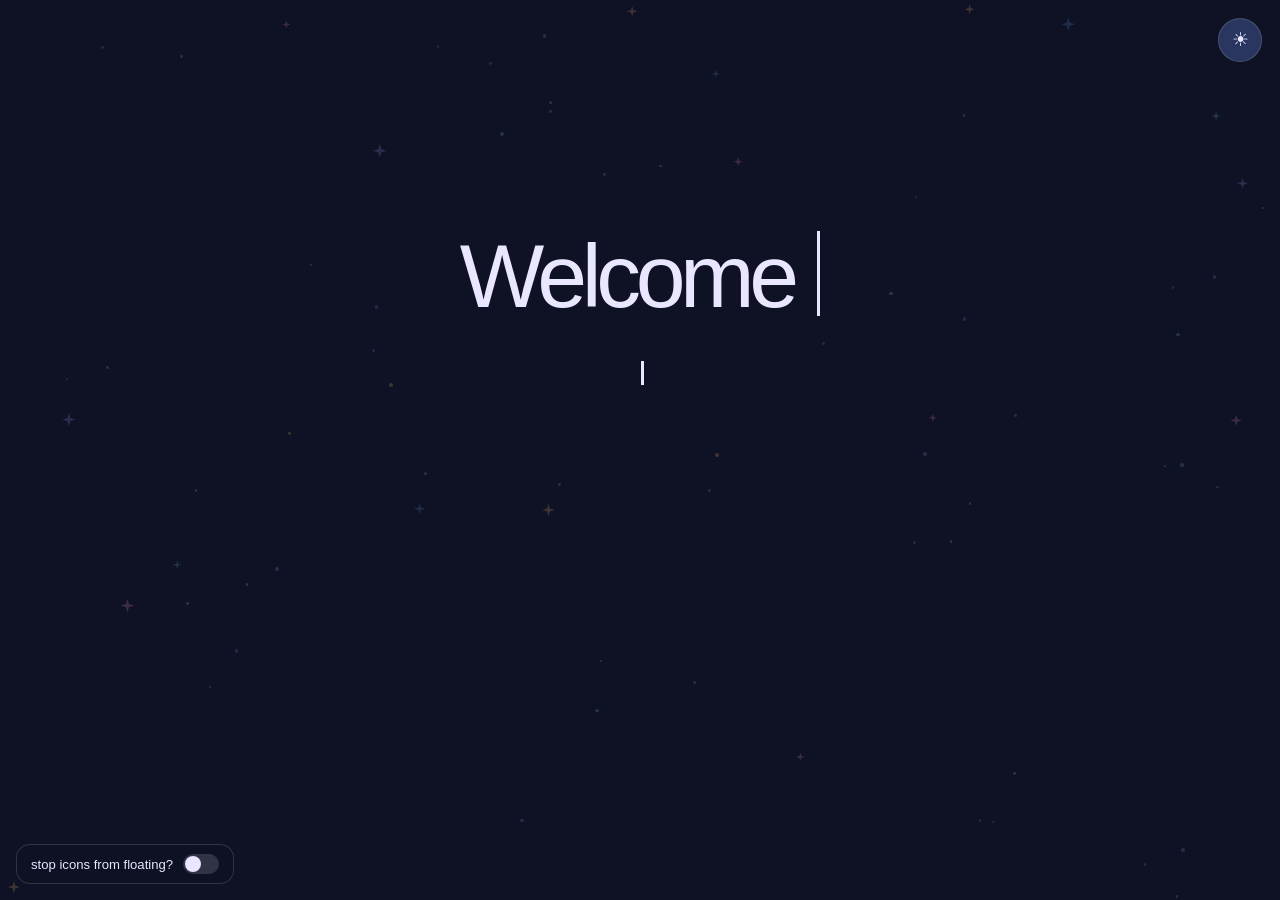
<file: index.html>
<!doctype html>
<html lang="en">
<head>
  <meta charset="utf-8">
  <meta name="viewport" content="width=device-width, initial-scale=1">
  <meta name="description" content="Roya Akrami — electrical engineering, machine learning, embedded systems, hardware integration, and space science.">
  <title>Welcome | Roya Akrami</title>
  <script>try{if(localStorage.getItem('theme')!=='light')document.documentElement.dataset.theme='dark'}catch(e){document.documentElement.dataset.theme='dark'}</script>
  <link rel="preconnect" href="https://fonts.googleapis.com"><link rel="preconnect" href="https://fonts.gstatic.com" crossorigin><link href="https://fonts.googleapis.com/css2?family=Alegreya:wght@400;500;700&family=Roboto:wght@400;500;700&display=swap" rel="stylesheet">
  <meta property="og:type" content="website">
  <meta property="og:title" content="Roya Akrami · Electrical Engineering Senior">
  <meta property="og:description" content="Electrical engineering, machine learning, and space science research at Colorado School of Mines.">
  <meta property="og:image" content="https://YOUR-SITE-ADDRESS/assets/og-image.png">
  <meta name="twitter:card" content="summary_large_image">
  <meta name="twitter:image" content="https://YOUR-SITE-ADDRESS/assets/og-image.png">
  <link rel="stylesheet" href="styles.css">
  <script src="script.js" defer></script>
</head>
<body class="intro-page" data-page="intro">
  <main class="intro" aria-label="Welcome">
    <h1 class="intro-title"><span id="typed-title">Welcome to Roya's site</span><span class="caret" aria-hidden="true"></span></h1>
    <p class="intro-sub"><span id="typed-sub">Electrical engineering major</span><span class="caret" aria-hidden="true"></span></p>
    <a class="bubble bubble-link enter-bubble bubble-lavender" href="home.html"><span>enter</span></a>
    <p class="intro-hint">click the bubble or press enter</p>
  </main>
</body>
</html>
</file>
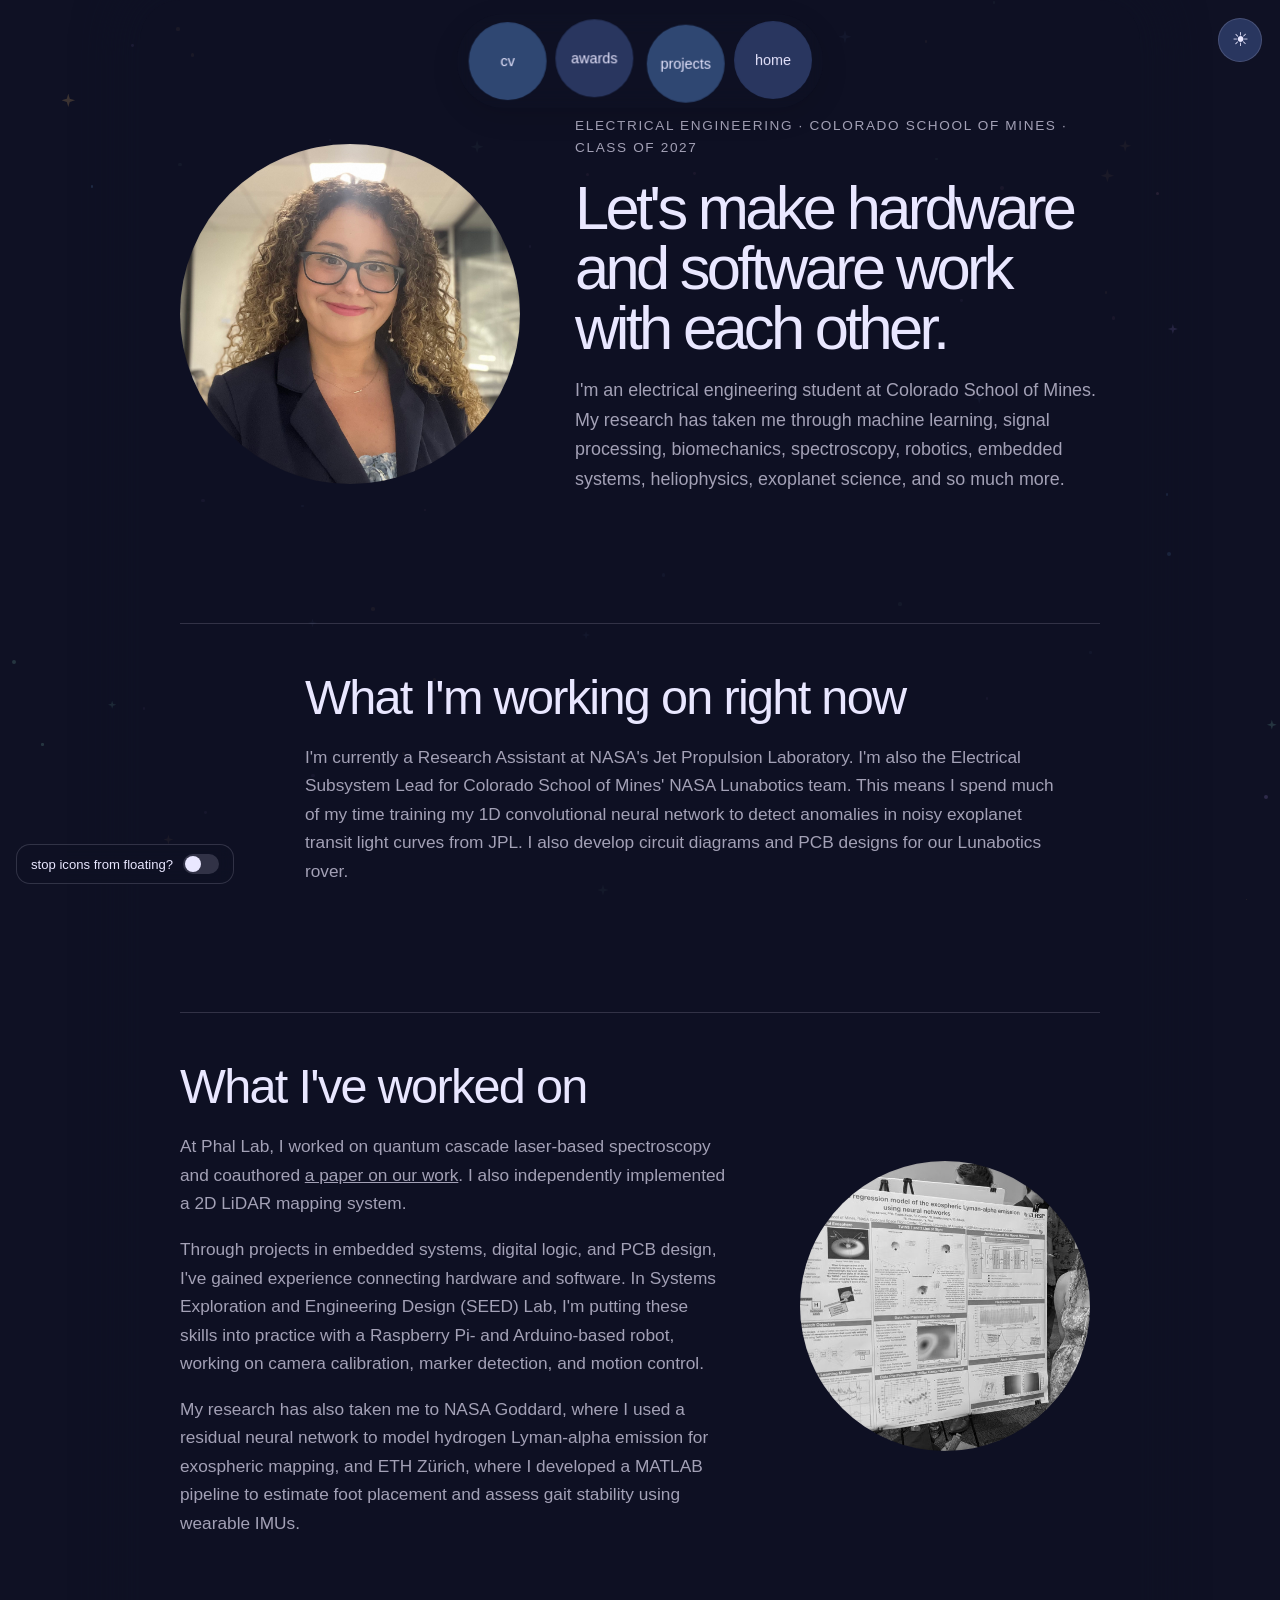
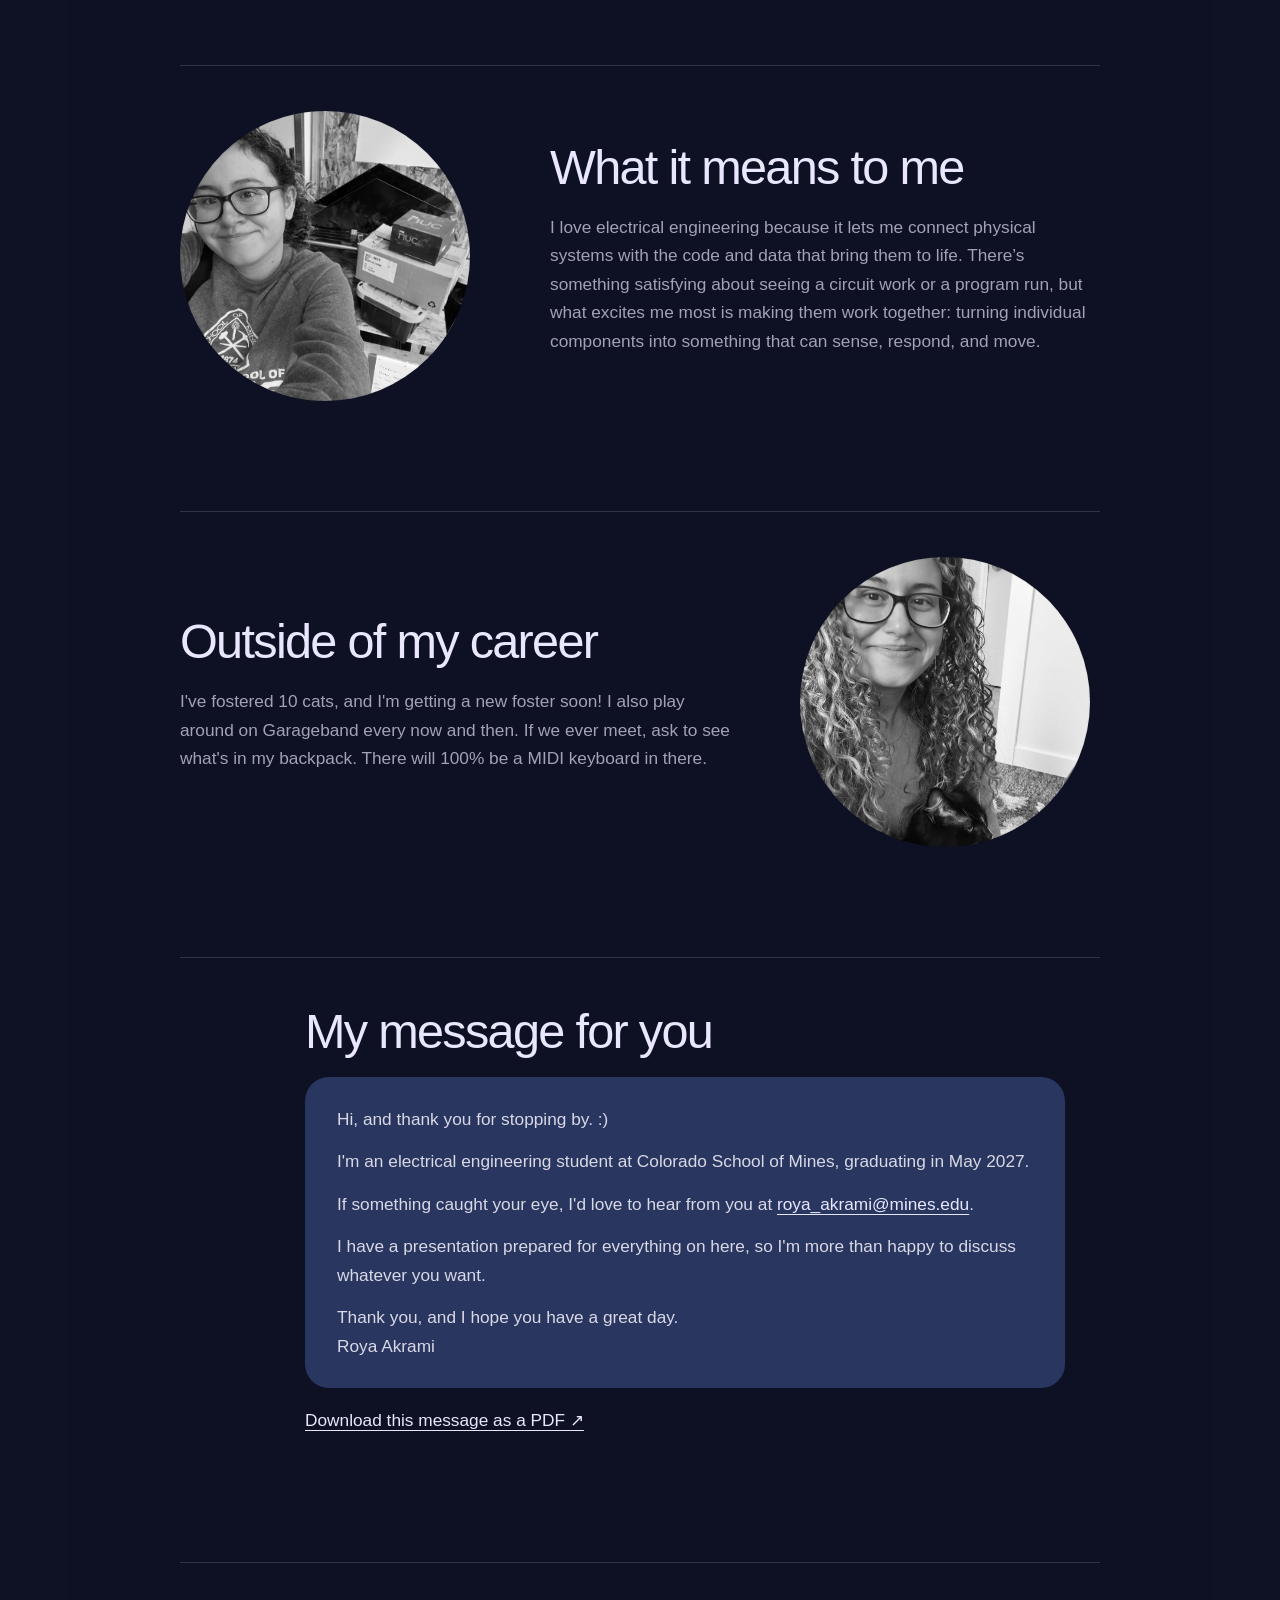
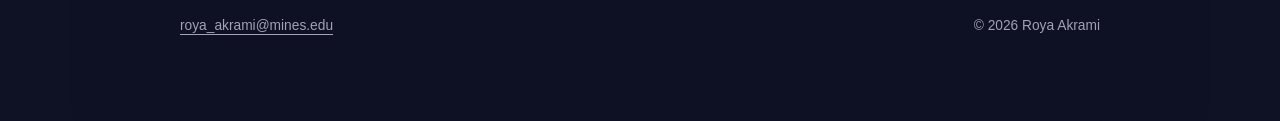
<file: about.html>
<!doctype html>
<html lang="en">
<head>
  <meta charset="utf-8">
  <meta name="viewport" content="width=device-width, initial-scale=1">
  <title>About | Roya Akrami</title>
  <script>try{if(localStorage.getItem('theme')!=='light')document.documentElement.dataset.theme='dark'}catch(e){document.documentElement.dataset.theme='dark'}</script>
  <link rel="preconnect" href="https://fonts.googleapis.com"><link rel="preconnect" href="https://fonts.gstatic.com" crossorigin><link href="https://fonts.googleapis.com/css2?family=Alegreya:wght@400;500;700&family=Roboto:wght@400;500;700&display=swap" rel="stylesheet">
  <meta property="og:type" content="website">
  <meta property="og:title" content="Roya Akrami · Electrical Engineering Senior">
  <meta property="og:description" content="Electrical engineering, deep learning, and space science research at Colorado School of Mines.">
  <meta property="og:image" content="https://YOUR-SITE-ADDRESS/assets/og-image.png">
  <meta name="twitter:card" content="summary_large_image">
  <meta name="twitter:image" content="https://YOUR-SITE-ADDRESS/assets/og-image.png">
  <link rel="stylesheet" href="styles.css">
  <script src="script.js" defer></script>
</head>
<body class="section-page page-about" data-page="about">
  <div class="page-layout">
    <header class="section-orbit" aria-label="About page heading">
      <div class="bubble active-page-bubble bubble-lavender-light"><span>about</span></div>
    </header>

    <nav class="side-nav" aria-label="Portfolio sections">
      <a class="bubble bubble-link side-bubble bubble-sage" href="cv.html"><span>cv</span></a>
      <a class="bubble bubble-link side-bubble bubble-lavender-light" href="awards.html"><span>awards</span></a>
      <a class="bubble bubble-link side-bubble bubble-sage" href="projects.html"><span>projects</span></a>
      <a class="bubble bubble-link side-bubble bubble-lavender-light" href="home.html"><span>home</span></a>
    </nav>

    <main class="scroll-content about-content">
      <section class="about-intro content-block">
        <div class="round-photo profile-photo"
     style="--photo:url('assets/photos/profile.jpg')">
</div>
        <div class="intro-copy">
          <p class="kicker">Electrical Engineering · Colorado School of Mines · Class of 2027</p>
          <h1>Let's make hardware and software work with each other.</h1>
          <p>I'm an electrical engineering student at Colorado School of Mines. My research has taken me through machine learning, signal processing, biomechanics, spectroscopy, robotics, embedded systems, heliophysics, exoplanet science, and so much more.</p>
        </div>
      </section>

      <section class="content-block text-section">
      <span class="section-number">  </span>
        <div>
          <h2>What I'm working on right now</h2>
          <p>I'm currently a Research Assistant at NASA's Jet Propulsion Laboratory. I'm also the Electrical Subsystem Lead for Colorado School of Mines' NASA Lunabotics team. This means I spend much of my time training my 1D convolutional neural network to detect anomalies in noisy exoplanet transit light curves from JPL. I also develop circuit diagrams and PCB designs for our Lunabotics rover.</p>
        </div>
      </section>

      <section class="content-block split-section">
        <div>
          <span class="section-number"> </span>
          <h2>What I've worked on</h2>
        
          <p>At Phal Lab, I worked on quantum cascade laser-based spectroscopy and coauthored <a href="https://pubmed.ncbi.nlm.nih.gov/41113146/" target="_blank" rel="noopener noreferrer">a paper on our work</a>. I also independently implemented a 2D LiDAR mapping system.</p>
        
          <p>Through projects in embedded systems, digital logic, and PCB design, I've gained experience connecting hardware and software. In Systems Exploration and Engineering Design (SEED) Lab, I'm putting these skills into practice with a Raspberry Pi- and Arduino-based robot, working on camera calibration, marker detection, and motion control.</p>
        
          <p>My research has also taken me to NASA Goddard, where I used a residual neural network to model hydrogen Lyman-alpha emission for exospheric mapping, and ETH Zürich, where I developed a MATLAB pipeline to estimate foot placement and assess gait stability using wearable IMUs.</p>
        </div>
        <div data-title="Research" data-caption="During my internship at Goddard Space Flight Center, we had a symposium. In this photo, I'm presenting my 28-Layer Residual Neural Network that I developed to predict Hydrogen Lyman-Alpha emissions in the Earth's exosphere." class="round-photo medium-photo bubble-sage" style="--photo:url('assets/photos/about-research.jpg')">
          
        </div>
      </section>

      <section class="content-block split-section reverse">
        <div data-title="Presenting" data-caption="This is me with the NASA Lunabotics Rover that my team and I are working on. It's a continuation from last year's team, and we have a lot of changes to make!" class="round-photo medium-photo bubble-lavender-light" style="--photo:url('assets/photos/about-presentation.jpg')">
          
        </div>
        <div>
      <span class="section-number">  </span>
          <h2>What it means to me</h2>
          <p>I love electrical engineering because it lets me connect physical systems with the code and data that bring them to life. There’s something satisfying about seeing a circuit work or a program run, but what excites me most is making them work together: turning individual components into something that can sense, respond, and move.</p>
        </div>
      </section>

            <section class="content-block split-section">
        <div>
          <span class="section-number"> </span>
          <h2>Outside of my career</h2>
        
          <p>I've fostered 10 cats, and I'm getting a new foster soon! I also play around on Garageband every now and then. If we ever meet, ask to see what's in my backpack. There will 100% be a MIDI keyboard in there.</p>
        </div>
       <div
  data-title="Outside of my career"
  data-caption="This is me with Charlotte, my sleepiest foster. She's been adopted into a home where she rests all day with another cat that looks like Garfield."
  class="round-photo medium-photo bubble-sage"
  style="--photo:url('assets/photos/about-personal.jpg')">
</div>
      </section>
      
      <section class="content-block text-section cover-letter" id="cover-letter">
        <span class="section-number"> </span>
        <div>
          <h2>My message for you</h2>
          <div class="message-box">
            <p>Hi, and thank you for stopping by. :) </p>
            <p>I'm an electrical engineering student at Colorado School of Mines, graduating in May 2027.</p>
            <p>If something caught your eye, I'd love to hear from you at <a href="mailto:roya_akrami@mines.edu">roya_akrami@mines.edu</a>.</p>
            <p>I have a presentation prepared for everything on here, so I'm more than happy to discuss whatever you want.</p>
            <p>Thank you, and I hope you have a great day.<br>Roya Akrami</p>
          </div>
          <p class="cover-link"><a href="assets/cover-letter.pdf" target="_blank" rel="noopener">Download this message as a PDF ↗</a></p>
        </div>
      </section>

      <footer class="minimal-footer">
        <a href="mailto:roya_akrami@mines.edu">roya_akrami@mines.edu</a>
        <span>© 2026 Roya Akrami</span>
      </footer>
    </main>
  </div>
</body>
</html>
</file>
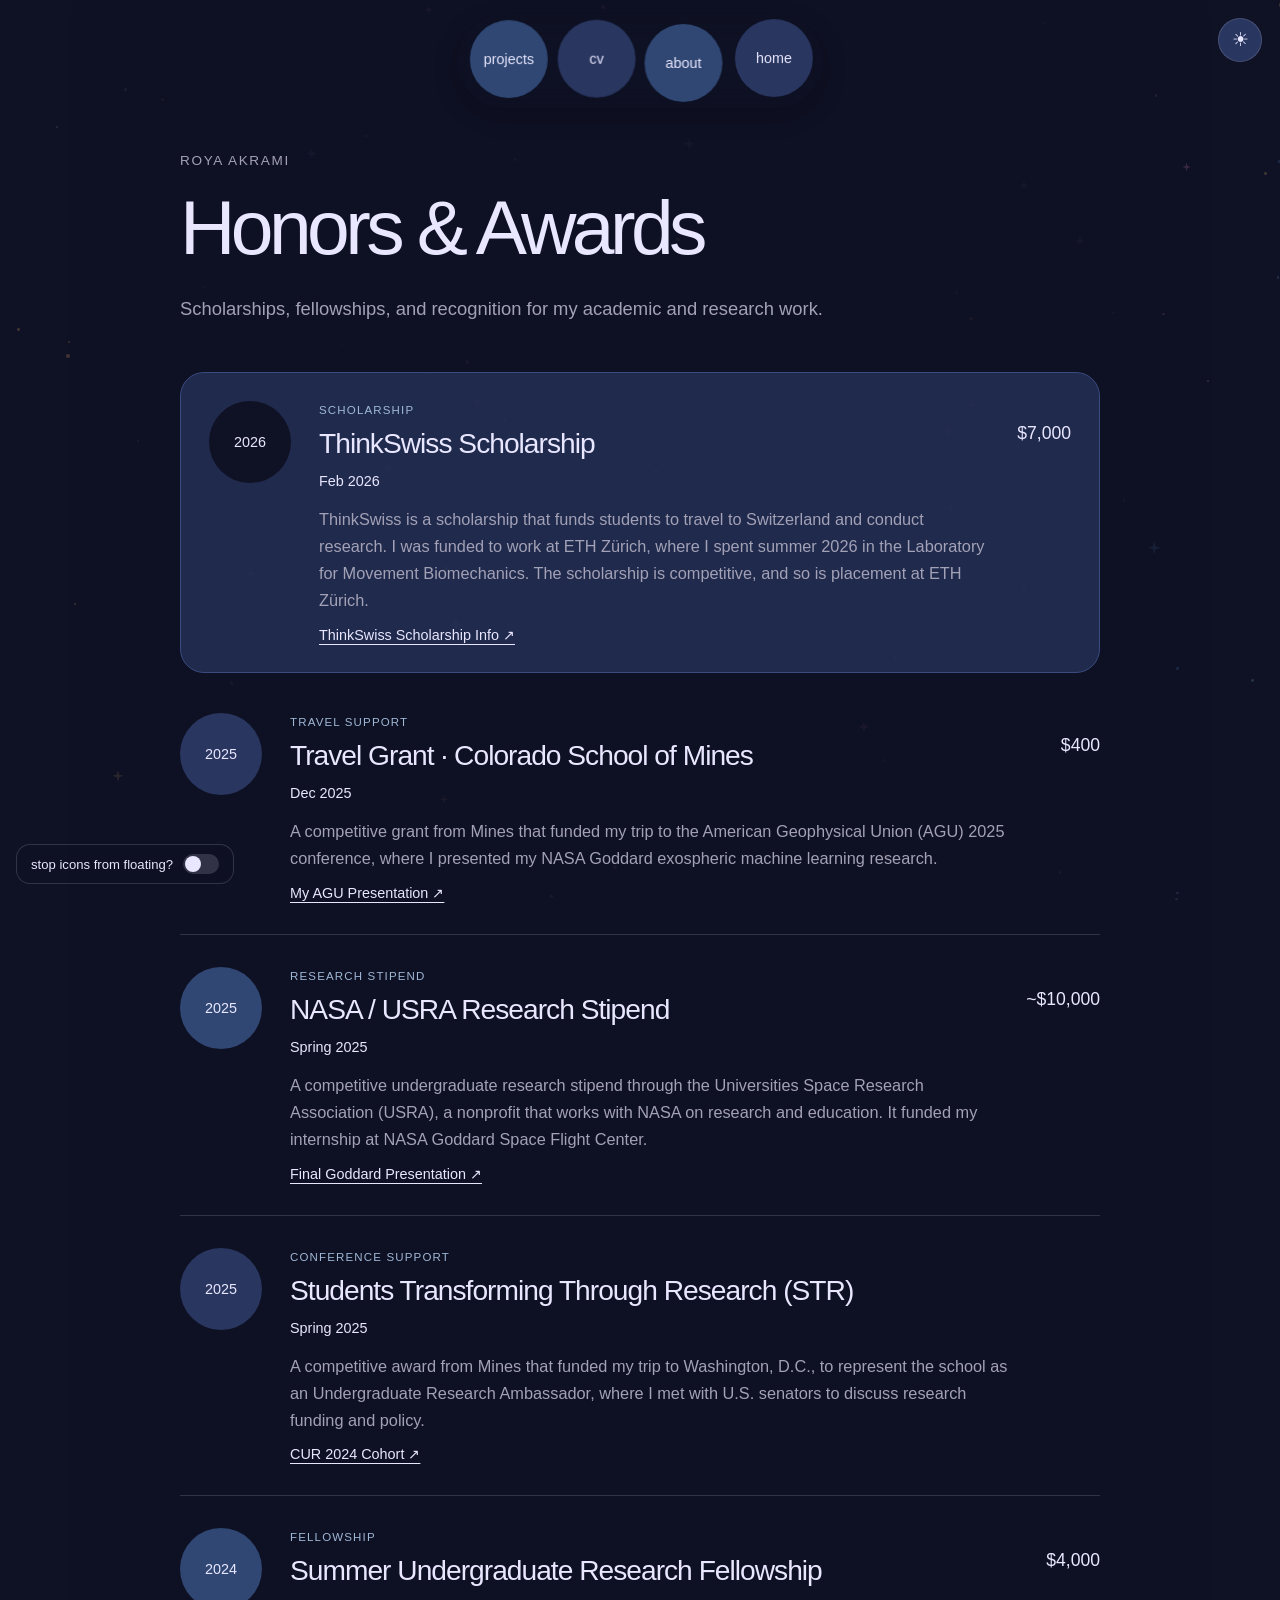
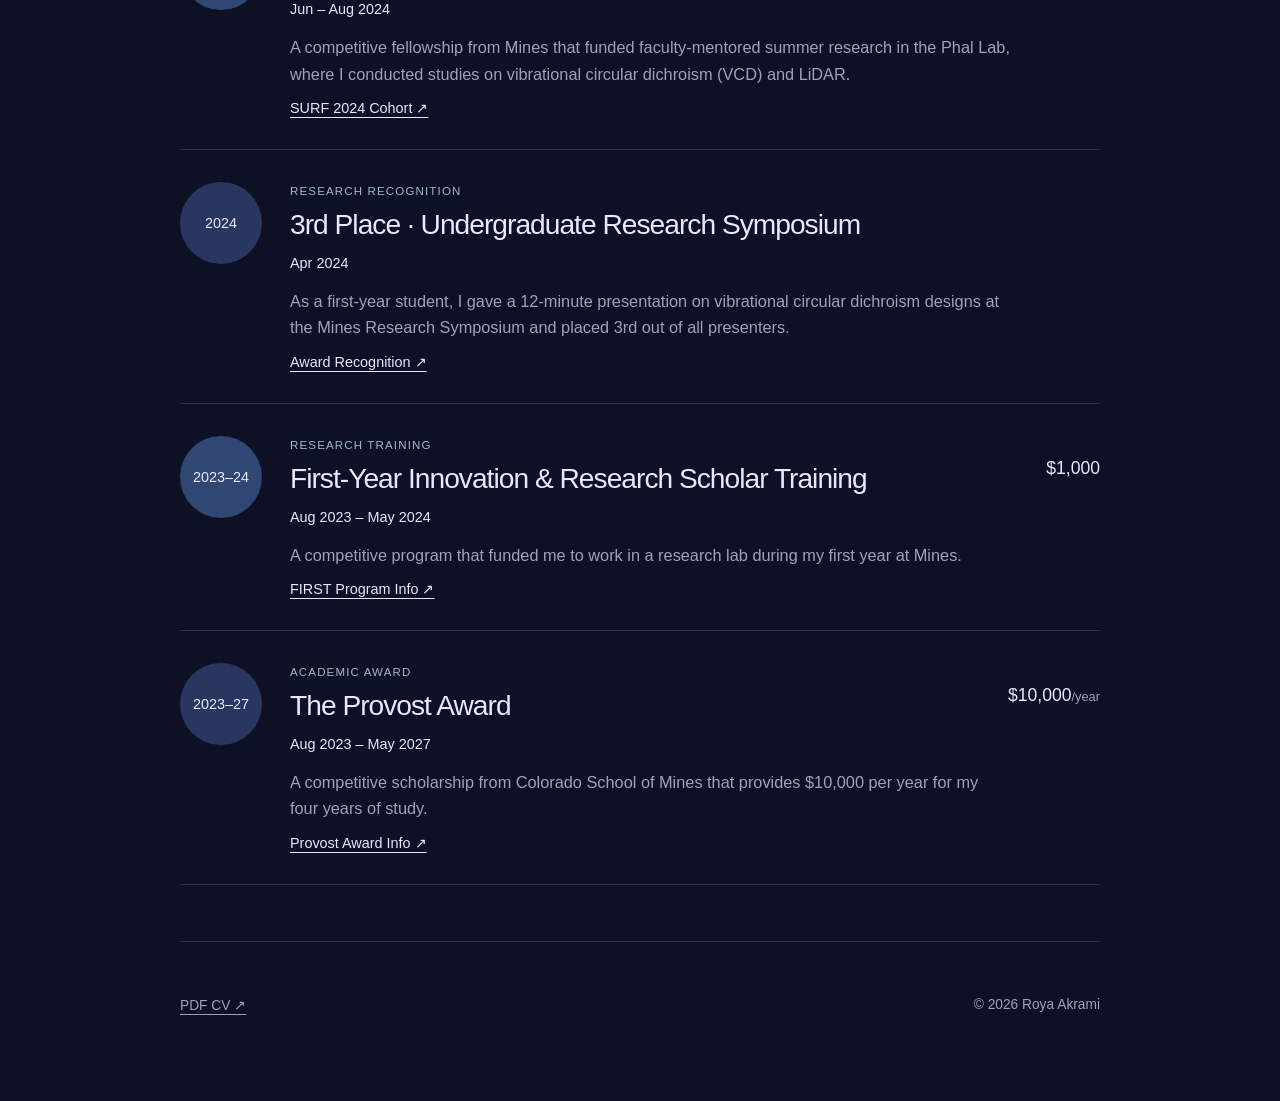
<file: awards.html>
<!doctype html>
<html lang="en">
<head>
  <meta charset="utf-8">
  <meta name="viewport" content="width=device-width, initial-scale=1">
  <meta name="description" content="Roya Akrami's scholarships, fellowships, and research awards.">
  <title>Honors &amp; Awards | Roya Akrami</title>
  <script>try{if(localStorage.getItem('theme')!=='light')document.documentElement.dataset.theme='dark'}catch(e){document.documentElement.dataset.theme='dark'}</script>
  <link rel="preconnect" href="https://fonts.googleapis.com"><link rel="preconnect" href="https://fonts.gstatic.com" crossorigin><link href="https://fonts.googleapis.com/css2?family=Alegreya:wght@400;500;700&family=Roboto:wght@400;500;700&display=swap" rel="stylesheet">
  <meta property="og:type" content="website">
  <meta property="og:title" content="Roya Akrami · Electrical Engineering Senior">
  <meta property="og:description" content="Electrical engineering, machine learning, and space science research at Colorado School of Mines.">
  <meta property="og:image" content="https://YOUR-SITE-ADDRESS/assets/og-image.png">
  <meta name="twitter:card" content="summary_large_image">
  <meta name="twitter:image" content="https://YOUR-SITE-ADDRESS/assets/og-image.png">
  <link rel="stylesheet" href="styles.css">
  <script src="script.js" defer></script>
</head>
<body class="section-page page-awards" data-page="awards">
  <div class="page-layout">
    <nav class="side-nav" aria-label="Portfolio sections">
      <a class="bubble bubble-link side-bubble bubble-sage" href="projects.html"><span>projects</span></a>
      <a class="bubble bubble-link side-bubble bubble-lavender-light" href="cv.html"><span>cv</span></a>
      <a class="bubble bubble-link side-bubble bubble-sage" href="about.html"><span>about</span></a>
      <a class="bubble bubble-link side-bubble bubble-lavender-light" href="home.html"><span>home</span></a>
    </nav>

    <main class="scroll-content">
      <header class="page-copy content-block">
        <p class="kicker">Roya Akrami</p>
        <h1>Honors &amp; Awards</h1>
        <p>Scholarships, fellowships, and recognition for my academic and research work.</p>
      </header>

      <section class="award-list content-block" aria-label="Awards and funding">
        <article class="award-item award-featured">
          <div class="award-year">2026</div>
          <div>
            <p class="award-kind">Scholarship</p>
            <h2>ThinkSwiss Scholarship</h2>
            <p class="award-date">Feb 2026</p>
            <p class="award-desc">ThinkSwiss is a scholarship that funds students to travel to Switzerland and conduct research. I was funded to work at ETH Zürich, where I spent summer 2026 in the Laboratory for Movement Biomechanics. The scholarship is competitive, and so is placement at ETH Zürich.</p>
            <a class="award-link" href="https://swissnex.org/services/academia/thinkswiss-research-scholarships-north-america/" target="_blank" rel="noopener">ThinkSwiss Scholarship Info ↗</a>
          </div>
          <span class="award-amount">$7,000</span>
        </article>

        <article class="award-item">
          <div class="award-year">2025</div>
          <div>
            <p class="award-kind">Travel support</p>
            <h2>Travel Grant · Colorado School of Mines</h2>
            <p class="award-date">Dec 2025</p>
            <p class="award-desc">A competitive grant from Mines that funded my trip to the American Geophysical Union (AGU) 2025 conference, where I presented my NASA Goddard exospheric machine learning research.</p>
            <a class="award-link" href="https://studio.m-anage.com/agu/agu25/meetingapp.cgi/Paper/1857124" target="_blank" rel="noopener">My AGU Presentation ↗</a>
          </div>
          <span class="award-amount">$400</span>
        </article>

        <article class="award-item">
          <div class="award-year">2025</div>
          <div>
            <p class="award-kind">Research stipend</p>
            <h2>NASA / USRA Research Stipend</h2>
            <p class="award-date">Spring 2025</p>
            <p class="award-desc">A competitive undergraduate research stipend through the Universities Space Research Association (USRA), a nonprofit that works with NASA on research and education. It funded my internship at NASA Goddard Space Flight Center.</p>
            <a class="award-link" href="https://lnkd.in/p/gV9Wy5GR" target="_blank" rel="noopener">Final Goddard Presentation ↗</a>
          </div>
          <span class="award-amount">~$10,000</span>
        </article>

        <article class="award-item">
          <div class="award-year">2025</div>
          <div>
            <p class="award-kind">Conference support</p>
            <h2>Students Transforming Through Research (STR)</h2>
            <p class="award-date">Spring 2025</p>
            <p class="award-desc">A competitive award from Mines that funded my trip to Washington, D.C., to represent the school as an Undergraduate Research Ambassador, where I met with U.S. senators to discuss research funding and policy.</p>
            <a class="award-link" href="https://www.cur.org/cur-releases-2024-str-program-participants/" target="_blank" rel="noopener">CUR 2024 Cohort ↗</a>
          </div>
          
        </article>

        <article class="award-item">
          <div class="award-year">2024</div>
          <div>
            <p class="award-kind">Fellowship</p>
            <h2>Summer Undergraduate Research Fellowship</h2>
            <p class="award-date">Jun – Aug 2024</p>
            <p class="award-desc">A competitive fellowship from Mines that funded faculty-mentored summer research in the Phal Lab, where I conducted studies on vibrational circular dichroism (VCD) and LiDAR.</p>
            <a class="award-link" href="https://undergraduateresearch.mines.edu/surf-2024-cohort/" target="_blank" rel="noopener">SURF 2024 Cohort ↗</a>
          </div>
          <span class="award-amount">$4,000</span>
        </article>

        <article class="award-item">
          <div class="award-year">2024</div>
          <div>
            <p class="award-kind">Research recognition</p>
            <h2>3rd Place · Undergraduate Research Symposium</h2>
            <p class="award-date">Apr 2024</p>
            <p class="award-desc">As a first-year student, I gave a 12-minute presentation on vibrational circular dichroism designs at the Mines Research Symposium and placed 3rd out of all presenters.</p>
            <a class="award-link" href="https://lnkd.in/p/g42Cx83r" target="_blank" rel="noopener">Award Recognition ↗</a>
          </div>
          
        </article>

        <article class="award-item">
          <div class="award-year">2023–24</div>
          <div>
            <p class="award-kind">Research training</p>
            <h2>First-Year Innovation & Research Scholar Training</h2>
            <p class="award-date">Aug 2023 – May 2024</p>
            <p class="award-desc">A competitive program that funded me to work in a research lab during my first year at Mines.</p>
            <a class="award-link" href="https://undergraduateresearch.mines.edu/undergraduate-research-opportunities/first-2/" target="_blank" rel="noopener">FIRST Program Info ↗</a>
          </div>
          <span class="award-amount">$1,000</span>
        </article>

        <article class="award-item">
          <div class="award-year">2023–27</div>
          <div>
            <p class="award-kind">Academic award</p>
            <h2>The Provost Award</h2>
            <p class="award-date">Aug 2023 – May 2027</p>
            <p class="award-desc">A competitive scholarship from Colorado School of Mines that provides $10,000 per year for my four years of study.</p>
            <a class="award-link" href="https://finaid.mines.edu/scholarships/" target="_blank" rel="noopener">Provost Award Info ↗</a>
          </div>
          <span class="award-amount">$10,000<small>/year</small></span>
        </article>
      </section>

      <footer class="minimal-footer">
        <a href="assets/roya-akrami-cv.pdf" target="_blank" rel="noopener">PDF CV ↗</a>
        <span>© 2026 Roya Akrami</span>
      </footer>
    </main>
  </div>
</body>
</html>
</file>
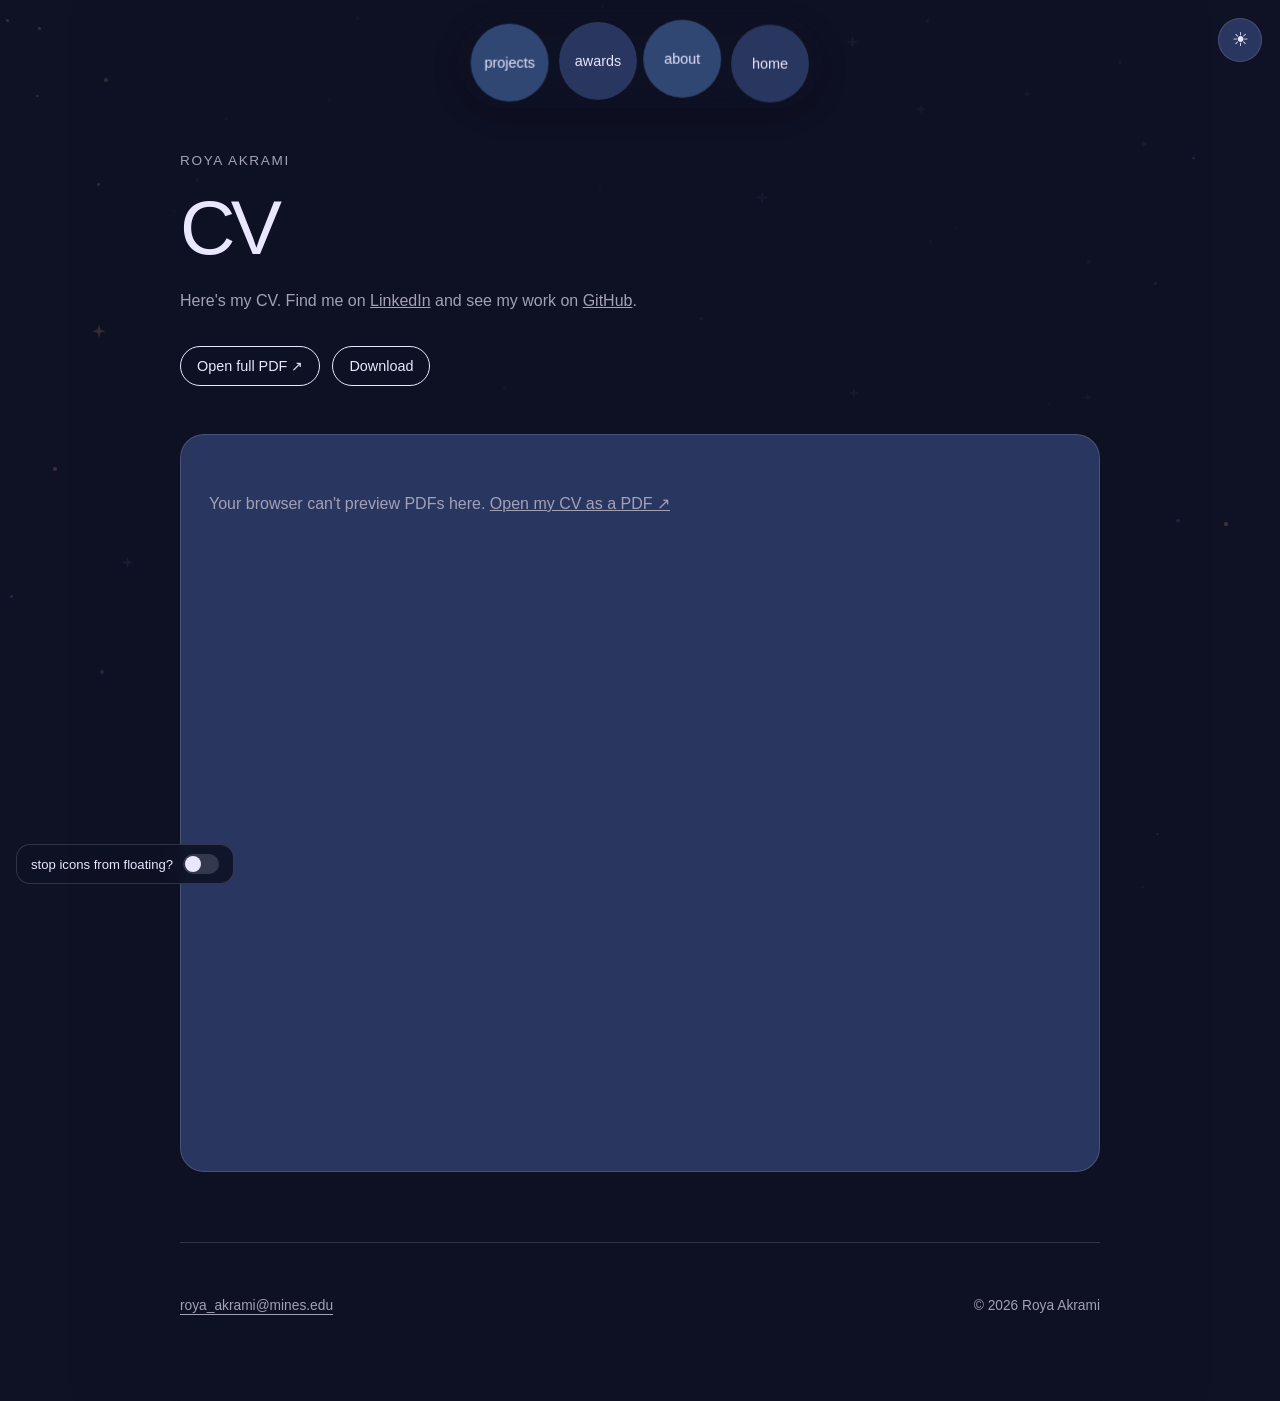
<file: cv.html>
<!doctype html>
<html lang="en">
<head>
  <meta charset="utf-8">
  <meta name="viewport" content="width=device-width, initial-scale=1">
  <title>CV | Roya Akrami</title>
  <script>try{if(localStorage.getItem('theme')!=='light')document.documentElement.dataset.theme='dark'}catch(e){document.documentElement.dataset.theme='dark'}</script>
  <link rel="preconnect" href="https://fonts.googleapis.com"><link rel="preconnect" href="https://fonts.gstatic.com" crossorigin><link href="https://fonts.googleapis.com/css2?family=Alegreya:wght@400;500;700&family=Roboto:wght@400;500;700&display=swap" rel="stylesheet">
  <meta property="og:type" content="website">
  <meta property="og:title" content="Roya Akrami · Electrical Engineering Senior">
  <meta property="og:description" content="Electrical engineering, machine learning, and space science research at Colorado School of Mines.">
  <meta property="og:image" content="https://YOUR-SITE-ADDRESS/assets/og-image.png">
  <meta name="twitter:card" content="summary_large_image">
  <meta name="twitter:image" content="https://YOUR-SITE-ADDRESS/assets/og-image.png">
  <link rel="stylesheet" href="styles.css">
  <script src="script.js" defer></script>
</head>
<body class="section-page page-awards page-cv" data-page="cv">
  <div class="page-layout">
    <nav class="side-nav" aria-label="Portfolio sections">
      <a class="bubble bubble-link side-bubble bubble-sage" href="projects.html"><span>projects</span></a>
      <a class="bubble bubble-link side-bubble bubble-lavender-light" href="awards.html"><span>awards</span></a>
      <a class="bubble bubble-link side-bubble bubble-sage" href="about.html"><span>about</span></a>
      <a class="bubble bubble-link side-bubble bubble-lavender-light" href="home.html"><span>home</span></a>
    </nav>

    <main class="scroll-content">
      <header class="page-copy content-block cv-head">
        <p class="kicker">Roya Akrami</p>
        <h1>CV</h1>
         <p class="cv-note">Here's my CV. Find me on
  <a href="https://www.linkedin.com/in/roya-akrami-021113246/" target="_blank" rel="noopener noreferrer">LinkedIn</a>
  and see my work on
  <a href="https://github.com/royaakrami" target="_blank" rel="noopener noreferrer">GitHub</a>.
</p>
        <div class="cv-actions">
          <a href="assets/roya-akrami-cv.pdf" target="_blank" rel="noopener">Open full PDF ↗</a>
          <a href="assets/roya-akrami-cv.pdf" download>Download</a>
        </div>
      </header>

      <section class="cv-viewer" aria-label="CV preview">
        <object data="assets/roya-akrami-cv.pdf#view=FitH" type="application/pdf">
          <p>Your browser can't preview PDFs here. <a href="assets/roya-akrami-cv.pdf" target="_blank" rel="noopener">Open my CV as a PDF ↗</a></p>
        </object>
      </section>

      <footer class="minimal-footer">
        <a href="mailto:roya_akrami@mines.edu">roya_akrami@mines.edu</a>
        <span>© 2026 Roya Akrami</span>
      </footer>
    </main>
  </div>
</body>
</html>
</file>
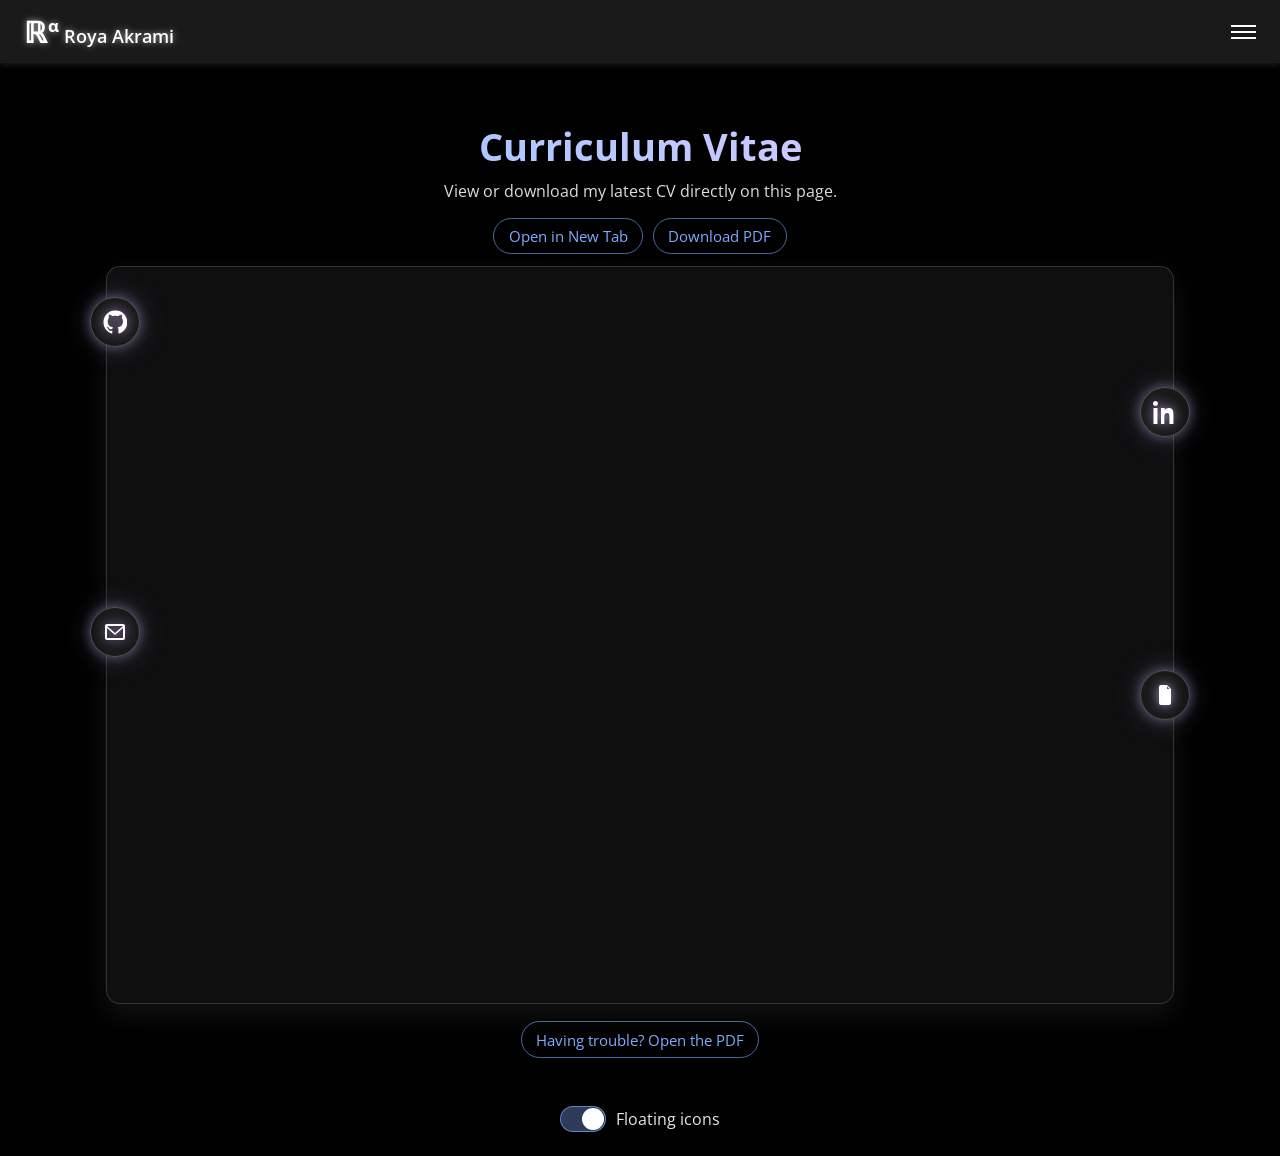
<file: CV.html>
<!DOCTYPE html>
<html lang="en">
<head>
  <meta charset="UTF-8" />
  <meta name="viewport" content="width=device-width, initial-scale=1.0">
  <title>Curriculum Vitae | Roya Akrami</title>
  <link href="https://fonts.googleapis.com/css2?family=Open+Sans:wght@400;600;700&display=swap" rel="stylesheet">
  <style>
    /* ---------- Reset & Body ---------- */
    * { margin: 0; padding: 0; box-sizing: border-box; }
    body {
      font-family: 'Open Sans', sans-serif;
      background: black;
      color: #fff;
      overflow-x: hidden;
    }

    /* ---------- NAVBAR ---------- */
    nav {
      position: fixed;
      top: 0; left: 0;
      width: 100%;
      display: flex;
      align-items: center;
      justify-content: space-between;
      background: rgba(255,255,255,0.1);
      backdrop-filter: blur(10px);
      padding: 0.75rem 1.5rem;
      box-shadow: 0 2px 6px rgba(255,255,255,0.1);
      z-index: 100;
      transition: top 0.4s ease;
    }
    .logo-link { display: flex; align-items: baseline; gap: 0.3rem; text-decoration: none; }
    /* Glowy white logo + name */
.symbol-logo, .symbol-logo sup, .name {
  color: #ffffff !important;
  text-shadow: 0 0 6px rgba(255,255,255,0.6);
  font-weight: 700;
}
.symbol-logo { font-size: 1.8rem; }
.symbol-logo sup { font-size: 0.6em; margin-left: 0.05em; }
.name { font-size: 1.1rem; font-weight: 600; }
    .nav-links {
      display: none; flex-direction: column; position: absolute; top: 60px; right: 1rem;
      background: rgba(30,30,30,0.95); backdrop-filter: blur(6px); border-radius: 12px;
      box-shadow: 0 4px 8px rgba(0,0,0,0.5); overflow: hidden; transition: opacity 0.3s ease;
    }
    .nav-links a { color: #fff; text-decoration: none; padding: 0.8rem 1.5rem; font-weight: 500; display: block; }
    .nav-links a:hover { background: #222; color: #b19cd9; }
    .menu-toggle { cursor: pointer; display: flex; flex-direction: column; gap: 4px; }
    .menu-toggle span { height: 2px; width: 25px; background: #fff; transition: all 0.3s ease; }
    .nav-links.active { display: flex; animation: fadeIn 0.4s forwards; }
    @keyframes fadeIn { from { opacity: 0; transform: translateY(-10px);} to { opacity: 1; transform: translateY(0);} }

    /* ---------- PAGE HEADER ---------- */
    header {
      padding-top: 120px;
      text-align: center;
      margin-bottom: 1rem;
    }
    header h1 {
      font-size: 2.4rem;
      font-weight: 700;
      background: linear-gradient(90deg, #dfe6ff, #a8c6ff, #cfc9ff, #ffffff);
      -webkit-background-clip: text;
      -webkit-text-fill-color: transparent;
    }
    header p {
      color: #e9e9e9;
      margin-top: 0.5rem;
      opacity: 0.95;
    }

    /* ---------- PDF ACTIONS ---------- */
    .pdf-actions {
      max-width: 1100px;
      margin: 0.75rem auto 0;
      display: flex; gap: 0.6rem; justify-content: center; flex-wrap: wrap;
      padding: 0 1rem;
    }
    .pdf-actions a {
      text-decoration: none;
      padding: 0.45rem 0.9rem;
      border-radius: 999px;
      border: 1px solid rgba(128,170,255,0.6);
      color: #80aaff;
      font-size: 0.95rem;
      transition: background 0.25s ease, color 0.25s ease, border-color 0.25s ease;
    }
    .pdf-actions a:hover { background: rgba(128,170,255,0.12); color: #b19cd9; border-color: rgba(177,156,217,0.8); }

    /* ---------- PDF VIEWER ---------- */
    .pdf-wrap {
      max-width: 1100px;
      margin: 0.75rem auto 3rem;
      padding: 0 1rem;
    }
    .pdf-frame {
      width: 100%;
      height: 82vh;
      border: 1px solid rgba(255,255,255,0.15);
      border-radius: 14px;
      background: #0f0f10;
      box-shadow: 0 10px 28px rgba(255,255,255,0.08);
    }
    @media (max-width: 640px) {
      .pdf-frame { height: 72vh; }
    }

    /* ---------- FLOATING SIDE ICONS ---------- */
    .float-icons { position: fixed; inset: 0; pointer-events: none; z-index: 50; }
    .float-icon {
      position: absolute; width: 50px; height: 50px; border-radius: 50%;
      display: grid; place-items: center;
      background: rgba(30,30,30,0.7);
      border: 1px solid rgba(255,255,255,0.25);
      box-shadow: 0 0 12px rgba(177,156,217,0.5), 0 0 30px rgba(177,156,217,0.25);
      backdrop-filter: blur(8px);
      pointer-events: auto;
      text-decoration: none;
      transition: transform 0.3s ease, box-shadow 0.3s ease, background 0.3s ease;
      animation: pulseGlow 12s ease-in-out infinite;
    }
    .float-icon:hover {
      transform: translateY(-6px) scale(1.12);
      box-shadow: 0 0 20px rgba(177,156,217,0.9), 0 0 40px rgba(177,156,217,0.7);
      background: rgba(40,40,40,0.85);
    }
    .float-icon svg { width: 24px; height: 24px; fill: #ffffff; filter: drop-shadow(0 0 6px #b19cd9); }

    @keyframes pulseGlow {
      0%, 100% { box-shadow: 0 0 12px rgba(177,156,217,0.5), 0 0 30px rgba(177,156,217,0.25); }
      50% { box-shadow: 0 0 20px rgba(177,156,217,0.8), 0 0 45px rgba(177,156,217,0.6); }
    }
    @keyframes floatY { 0% { transform: translateY(0);} 50% { transform: translateY(-18px);} 100% { transform: translateY(0);} }
    @keyframes floatX { 0% { transform: translateX(0);} 50% { transform: translateX(18px);} 100% { transform: translateX(0);} }

    .fi-github  { left: 7%; top: 33%;  animation: floatY 14s ease-in-out infinite; }
    .fi-linkedin{ right: 7%; top: 43%; animation: floatX 16s ease-in-out infinite; }
    .fi-email   { left: 7%; bottom: 27%; animation: floatX 15s ease-in-out infinite; }
    .fi-resume  { right: 7%; bottom: 20%; animation: floatY 17s ease-in-out infinite; }

    @media (max-width: 760px) {
      .fi-github  { left: 2%; top: auto; bottom: 42%; }
      .fi-linkedin{ right: 2%; top: auto; bottom: 52%; }
      .fi-email   { left: 2%; bottom: 28%; }
      .fi-resume  { right: 2%; bottom: 18%; }
    }

    /* Respect reduced motion */
    @media (prefers-reduced-motion: reduce) {
      .float-icon { animation: none !important; }
      .fi-github, .fi-linkedin, .fi-email, .fi-resume { animation: none !important; }
    }
    .hide-float-icons .float-icons { display: none !important; }

    /* ---------- Toggle switch visuals ---------- */
    .switch { position: relative; width:46px; height:26px; display:inline-block; }
    .switch input {
      appearance:none; width:100%; height:100%; border-radius:999px;
      border:1px solid rgba(255,255,255,0.3);
      background:rgba(255,255,255,0.12);
      transition:background .25s ease, border-color .25s ease;
      outline:none; display:block;
    }
    .switch .knob {
      position:absolute; top:2px; left:2px; width:22px; height:22px; border-radius:50%;
      background:#fff; transform:translateX(0); transition:transform .25s ease;
    }
    .switch.on input { background:rgba(128,170,255,0.35); border-color:rgba(128,170,255,0.65); }
    .switch.on .knob { transform:translateX(20px); }

    /* Footer layout for toggle */
    .toggle-wrap { margin: 2rem 0 1.5rem; display: grid; place-items: center; }
  </style>
</head>
<body>

  <!-- NAVBAR -->
  <nav id="navbar">
    <a href="index.html" class="logo-link">
      <span class="symbol-logo">ℝ<sup>α</sup></span>
      <span class="name">Roya Akrami</span>
    </a>
    <div class="menu-toggle" onclick="toggleMenu()">
      <span></span><span></span><span></span>
    </div>
    <div class="nav-links" id="navLinks">
      <a href="about.html">About</a>
      <a href="projects.html">Projects</a>
      <a href="CV.html" aria-current="page">CV</a>
      <a href="resume.html">Resume</a>
    </div>
  </nav>

  <!-- FLOATING SOCIAL ICONS -->
  <div class="float-icons" aria-hidden="false">
    <a class="float-icon fi-github" href="https://github.com/royaakrami" target="_blank" rel="noopener" aria-label="Roya’s GitHub" title="GitHub">
      <svg viewBox="0 0 24 24" role="img" aria-hidden="true"><path d="M12 .5A11.5 11.5 0 0 0 .5 12.3c0 5.22 3.37 9.64 8.05 11.2.59.11.8-.26.8-.58 0-.29-.01-1.07-.02-2.1-3.27.72-3.96-1.6-3.96-1.6-.53-1.39-1.3-1.76-1.3-1.76-1.06-.75.08-.74.08-.74 1.17.08 1.78 1.22 1.78 1.22 1.04 1.82 2.72 1.29 3.39.98.11-.78.41-1.29.75-1.59-2.61-.3-5.36-1.35-5.36-6 0-1.33.47-2.42 1.24-3.27-.12-.3-.54-1.54.12-3.19 0 0 1.01-.33 3.3 1.25a11.1 11.1 0 0 1 6 0c2.28-1.58 3.29-1.25 3.29-1.25.66 1.65.24 2.89.12 3.19.77.85 1.23 1.94 1.23 3.27 0 4.66-2.75 5.7-5.37 6 .42.37.79 1.1.79 2.22 0 1.6-.02 2.89-.02 3.29 0 .32.21.7.81.58 4.67-1.56 8.04-5.98 8.04-11.2A11.5 11.5 0 0 0 12 .5z"/></svg>
    </a>
    <a class="float-icon fi-linkedin" href="https://www.linkedin.com/in/roya-akrami-021113246/" target="_blank" rel="noopener" aria-label="Roya’s LinkedIn" title="LinkedIn">
      <svg viewBox="0 0 24 24" role="img" aria-hidden="true"><path d="M4.98 3.5C4.98 4.88 3.86 6 2.5 6S0 4.88 0 3.5 1.12 1 2.5 1s2.48 1.12 2.48 2.5zM.5 8h4V24h-4V8zM8 8h3.8v2.2h.06c.53-1 1.83-2.2 3.78-2.2 4.04 0 4.78 2.66 4.78 6.12V24h-4v-7.1c0-1.7-.03-3.88-2.36-3.88-2.36 0-2.72 1.85-2.72 3.76V24H8V8z"/></svg>
    </a>
    <a class="float-icon fi-email" href="mailto:roya_akrami@mines.edu" aria-label="Email Roya" title="Email">
      <svg viewBox="0 0 24 24" role="img" aria-hidden="true"><path d="M20 4H4c-1.1 0-2 .9-2 2v12a2 2 0 0 0 2 2h16a2 2 0 0 0 2-2V6c0-1.1-.9-2-2-2zm0 2v.01L12 13 4 6.01V6h16zM4 18V8l8 7 8-7v10H4z"/></svg>
    </a>
    <!-- On the Resume page, this opens the Resume PDF -->
    <a class="float-icon fi-resume" href="files/Roya%20Akrami%20Resume%202025.pdf" target="_blank" rel="noopener" aria-label="Open Resume PDF" title="Open Resume PDF">
      <svg viewBox="0 0 24 24" role="img" aria-hidden="true"><path d="M8 2h6l4 4v14a2 2 0 0 1-2 2H8a2 2 0 0 1-2-2V4a2 2 0 0 1 2-2zm6 1.5V6h2.5L14 3.5zM9 9h6v1.5H9V9zm0 3h6v1.5H9V12zm0 3h4v1.5H9V15z"/></svg>
    </a>
  </div>

  <!-- HEADER -->
  <header>
    <h1>Curriculum Vitae</h1>
    <p>View or download my latest CV directly on this page.</p>
  </header>

  <!-- ACTION BUTTONS -->
  <div class="pdf-actions">
    <a href="files/Roya%20Akrami%20CV%202025.pdf" target="_blank" rel="noopener">Open in New Tab</a>
    <a href="files/Roya%20Akrami%20CV%202025.pdf" download>Download PDF</a>
  </div>

  <!-- PDF VIEWER -->
  <main class="pdf-wrap">
    <iframe
      class="pdf-frame"
      src="files/Roya%20Akrami%20CV%202025.pdf#toolbar=1&zoom=page-width"
      title="Roya Akrami CV 2025 (PDF)"
    ></iframe>

    <div class="pdf-actions" style="margin-top: 0.75rem;">
      <a href="files/Roya%20Akrami%20CV%202025.pdf" target="_blank" rel="noopener">Having trouble? Open the PDF</a>
    </div>
  </main>

  <!-- FOOTER: Floating icons toggle -->
  <footer class="toggle-wrap">
    <label style="display:flex; align-items:center; gap:0.6rem; user-select:none; cursor:pointer;">
      <span class="switch">
        <input id="toggleFloatIcons" type="checkbox" checked aria-label="Toggle floating icons">
        <span id="toggleFloatIconsKnob" class="knob" aria-hidden="true"></span>
      </span>
      <span style="color:#fff; opacity:0.9;">Floating icons</span>
    </label>
  </footer>

  <script>
    function toggleMenu() {
      document.getElementById("navLinks").classList.toggle("active");
    }

    // navbar hide-on-scroll (with small threshold)
    let prevScrollpos = window.pageYOffset;
    window.addEventListener('scroll', () => {
      const navbar = document.getElementById("navbar");
      const currentScrollPos = window.pageYOffset;
      navbar.style.top = (prevScrollpos > currentScrollPos || currentScrollPos < 10) ? "0" : "-70px";
      prevScrollpos = currentScrollPos;
    }, { passive: true });

    // floating icons toggle (persist across pages)
    document.addEventListener('DOMContentLoaded', () => {
      const KEY = 'floatIconsEnabled';
      const checkbox = document.getElementById('toggleFloatIcons');
      const track = checkbox?.closest('.switch');

      function apply(on) {
        document.body.classList.toggle('hide-float-icons', !on);
        if (track) track.classList.toggle('on', on);
        localStorage.setItem(KEY, String(on));
      }

      if (checkbox) {
        const saved = localStorage.getItem(KEY);
        const enabled = (saved === null) ? true : saved === 'true';
        checkbox.checked = enabled;
        apply(enabled);
        checkbox.addEventListener('change', () => apply(checkbox.checked));
      }
    });
  </script>

</body>
</html>
</file>
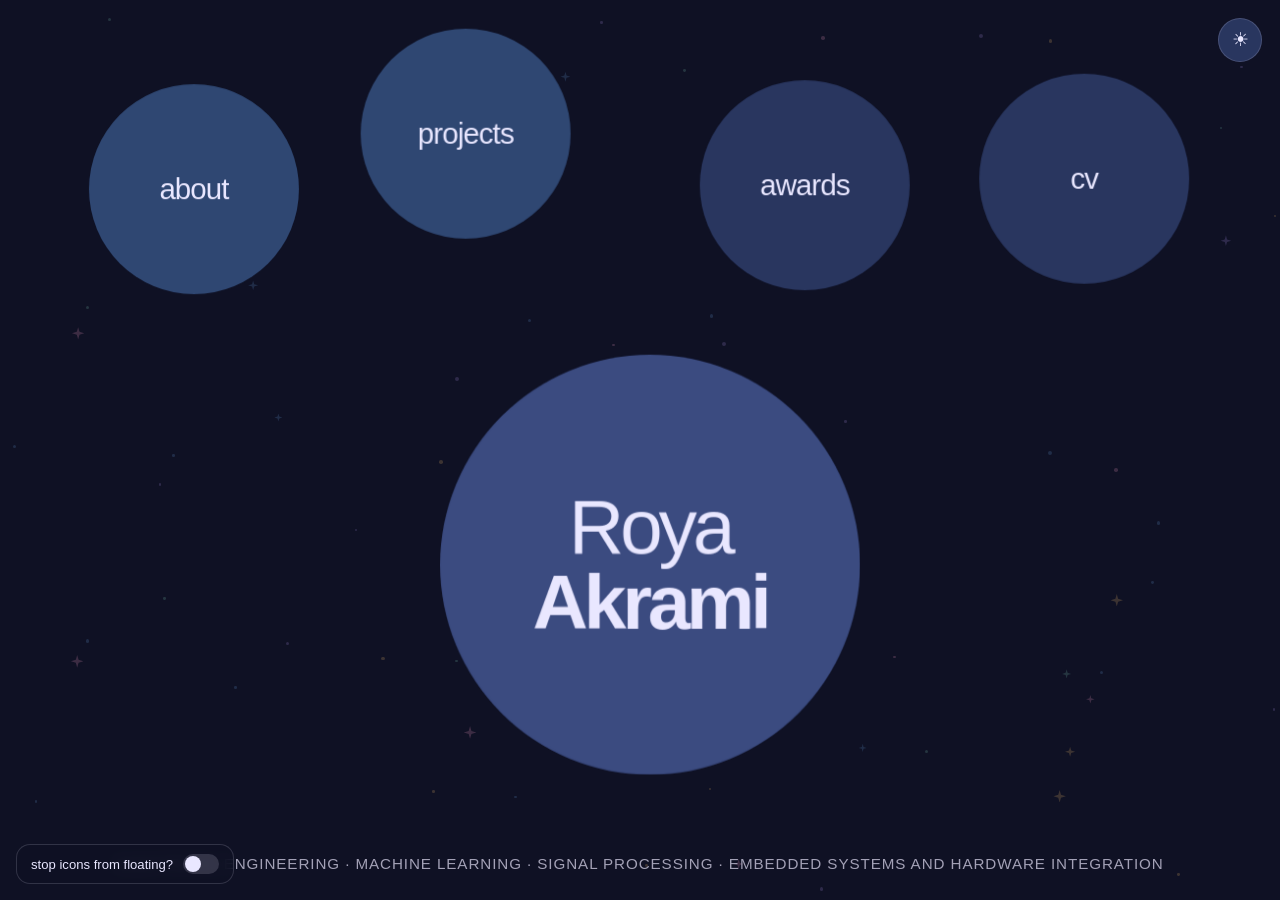
<file: home.html>
<!doctype html>
<html lang="en">
<head>
  <meta charset="utf-8">
  <meta name="viewport" content="width=device-width, initial-scale=1">
  <meta name="description" content="Roya Akrami — electrical engineering, machine learning, embedded systems, hardware integration, and space science.">
  <title>Home | Roya Akrami</title>
  <script>try{if(localStorage.getItem('theme')!=='light')document.documentElement.dataset.theme='dark'}catch(e){document.documentElement.dataset.theme='dark'}</script>
  <link rel="preconnect" href="https://fonts.googleapis.com"><link rel="preconnect" href="https://fonts.gstatic.com" crossorigin><link href="https://fonts.googleapis.com/css2?family=Alegreya:wght@400;500;700&family=Roboto:wght@400;500;700&display=swap" rel="stylesheet">
  <meta property="og:type" content="website">
  <meta property="og:title" content="Roya Akrami · Electrical Engineering Senior">
  <meta property="og:description" content="Electrical engineering, machine learning, and space science research at Colorado School of Mines.">
  <meta property="og:image" content="https://YOUR-SITE-ADDRESS/assets/og-image.png">
  <meta name="twitter:card" content="summary_large_image">
  <meta name="twitter:image" content="https://YOUR-SITE-ADDRESS/assets/og-image.png">
  <link rel="stylesheet" href="styles.css">
  <script src="script.js" defer></script>
</head>
<body class="home-page" data-page="home">
  <main class="bubble-home" aria-label="Roya Akrami portfolio">

    <button type="button" class="bubble name-bubble" id="name-flip" aria-label="Roya Akrami. Click to flip to my photo" aria-pressed="false">
      <span class="flip-inner">
        <span class="face front"><span>Roya<br><strong>Akrami</strong></span></span>
        <span class="face back"><span class="initials" aria-hidden="true">RA</span><img src="assets/photos/profile.jpg" alt="Roya Akrami" onerror="this.remove()"></span>
      </span>
    </button>

    <a class="bubble bubble-link home-nav about-bubble bubble-sage" href="about.html" data-drift="1">
      <span>about</span>
    </a>

    <a class="bubble bubble-link home-nav projects-bubble bubble-sage" href="projects.html" data-drift="2">
      <span>projects</span>
    </a>

    <a class="bubble bubble-link home-nav awards-bubble bubble-lavender-light" href="awards.html" data-drift="3">
      <span>awards</span>
    </a>

    <a class="bubble bubble-link home-nav cv-bubble bubble-lavender-light" href="cv.html" data-drift="4">
      <span>cv</span>
    </a>

    <div class="home-caption">
      Electrical engineering · Machine Learning · Signal Processing · Embedded systems and Hardware Integration
    </div>
  </main>
</body>
</html>
</file>
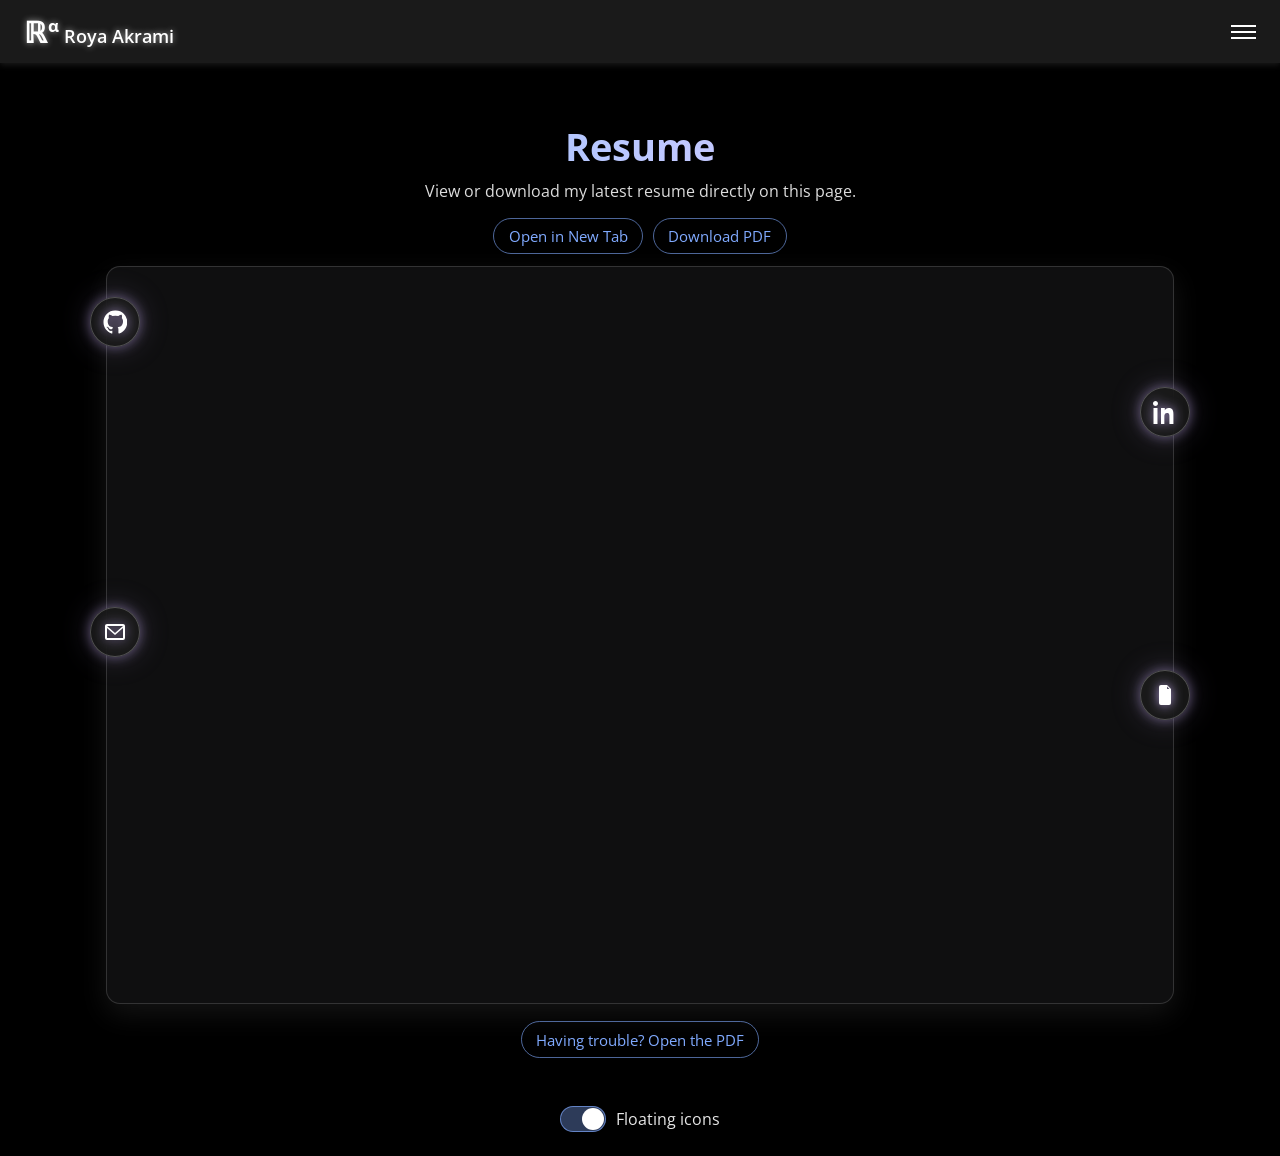
<file: resume.html>
<!DOCTYPE html>
<html lang="en">
<head>
  <meta charset="UTF-8" />
  <meta name="viewport" content="width=device-width, initial-scale=1.0">
  <title>Resume | Roya Akrami</title>
  <link href="https://fonts.googleapis.com/css2?family=Open+Sans:wght@400;600;700&display=swap" rel="stylesheet">
  <style>
    /* ---------- Reset & Body ---------- */
    * { margin: 0; padding: 0; box-sizing: border-box; }
    body {
      font-family: 'Open Sans', sans-serif;
      background: black;
      color: #fff;
      overflow-x: hidden;
    }

    /* ---------- NAVBAR ---------- */
    nav {
      position: fixed;
      top: 0; left: 0;
      width: 100%;
      display: flex;
      align-items: center;
      justify-content: space-between;
      background: rgba(255,255,255,0.1);
      backdrop-filter: blur(10px);
      padding: 0.75rem 1.5rem;
      box-shadow: 0 2px 6px rgba(255,255,255,0.1);
      z-index: 100;
      transition: top 0.4s ease;
    }
    .logo-link { display: flex; align-items: baseline; gap: 0.3rem; text-decoration: none; }
    /* Glowy white logo + name */
.symbol-logo, .symbol-logo sup, .name {
  color: #ffffff !important;
  text-shadow: 0 0 6px rgba(255,255,255,0.6);
  font-weight: 700;
}
.symbol-logo { font-size: 1.8rem; }
.symbol-logo sup { font-size: 0.6em; margin-left: 0.05em; }
.name { font-size: 1.1rem; font-weight: 600; }

    .nav-links {
      display: none; flex-direction: column; position: absolute; top: 60px; right: 1rem;
      background: rgba(30,30,30,0.95); backdrop-filter: blur(6px); border-radius: 12px;
      box-shadow: 0 4px 8px rgba(0,0,0,0.5); overflow: hidden; transition: opacity 0.3s ease;
    }
    .nav-links a { color: #fff; text-decoration: none; padding: 0.8rem 1.5rem; font-weight: 500; display: block; }
    .nav-links a:hover { background: #222; color: #b19cd9; }
    .menu-toggle { cursor: pointer; display: flex; flex-direction: column; gap: 4px; }
    .menu-toggle span { height: 2px; width: 25px; background: #fff; transition: all 0.3s ease; }
    .nav-links.active { display: flex; animation: fadeIn 0.4s forwards; }
    @keyframes fadeIn { from { opacity: 0; transform: translateY(-10px);} to { opacity: 1; transform: translateY(0);} }

    /* ---------- PAGE HEADER ---------- */
    header {
      padding-top: 120px;
      text-align: center;
      margin-bottom: 1rem;
    }
    header h1 {
      font-size: 2.4rem;
      font-weight: 700;
      background: linear-gradient(90deg, #dfe6ff, #a8c6ff, #cfc9ff, #ffffff);
      -webkit-background-clip: text;
      -webkit-text-fill-color: transparent;
    }
    header p {
      color: #e9e9e9;
      margin-top: 0.5rem;
      opacity: 0.95;
    }

    /* ---------- PDF ACTIONS ---------- */
    .pdf-actions {
      max-width: 1100px;
      margin: 0.75rem auto 0;
      display: flex; gap: 0.6rem; justify-content: center; flex-wrap: wrap;
      padding: 0 1rem;
    }
    .pdf-actions a {
      text-decoration: none;
      padding: 0.45rem 0.9rem;
      border-radius: 999px;
      border: 1px solid rgba(128,170,255,0.6);
      color: #80aaff;
      font-size: 0.95rem;
      transition: background 0.25s ease, color 0.25s ease, border-color 0.25s ease;
    }
    .pdf-actions a:hover { background: rgba(128,170,255,0.12); color: #b19cd9; border-color: rgba(177,156,217,0.8); }

    /* ---------- PDF VIEWER ---------- */
    .pdf-wrap {
      max-width: 1100px;
      margin: 0.75rem auto 3rem;
      padding: 0 1rem;
    }
    .pdf-frame {
      width: 100%;
      height: 82vh;
      border: 1px solid rgba(255,255,255,0.15);
      border-radius: 14px;
      background: #0f0f10;
      box-shadow: 0 10px 28px rgba(255,255,255,0.08);
    }
    @media (max-width: 640px) {
      .pdf-frame { height: 72vh; }
    }

    /* ---------- FLOATING SIDE ICONS ---------- */
    .float-icons { position: fixed; inset: 0; pointer-events: none; z-index: 50; }
    .float-icon {
      position: absolute; width: 50px; height: 50px; border-radius: 50%;
      display: grid; place-items: center;
      background: rgba(30,30,30,0.7);
      border: 1px solid rgba(255,255,255,0.25);
      box-shadow: 0 0 12px rgba(177,156,217,0.5), 0 0 30px rgba(177,156,217,0.25);
      backdrop-filter: blur(8px);
      pointer-events: auto;
      text-decoration: none;
      transition: transform 0.3s ease, box-shadow 0.3s ease, background 0.3s ease;
      animation: pulseGlow 12s ease-in-out infinite;
    }
    .float-icon:hover {
      transform: translateY(-6px) scale(1.12);
      box-shadow: 0 0 20px rgba(177,156,217,0.9), 0 0 40px rgba(177,156,217,0.7);
      background: rgba(40,40,40,0.85);
    }
    .float-icon svg { width: 24px; height: 24px; fill: #ffffff; filter: drop-shadow(0 0 6px #b19cd9); }

    @keyframes pulseGlow {
      0%, 100% { box-shadow: 0 0 12px rgba(177,156,217,0.5), 0 0 30px rgba(177,156,217,0.25); }
      50% { box-shadow: 0 0 20px rgba(177,156,217,0.8), 0 0 45px rgba(177,156,217,0.6); }
    }
    @keyframes floatY { 0% { transform: translateY(0);} 50% { transform: translateY(-18px);} 100% { transform: translateY(0);} }
    @keyframes floatX { 0% { transform: translateX(0);} 50% { transform: translateX(18px);} 100% { transform: translateX(0);} }

    .fi-github  { left: 7%; top: 33%;  animation: floatY 14s ease-in-out infinite; }
    .fi-linkedin{ right: 7%; top: 43%; animation: floatX 16s ease-in-out infinite; }
    .fi-email   { left: 7%; bottom: 27%; animation: floatX 15s ease-in-out infinite; }
    .fi-resume  { right: 7%; bottom: 20%; animation: floatY 17s ease-in-out infinite; }

    @media (max-width: 760px) {
      .fi-github  { left: 2%; top: auto; bottom: 42%; }
      .fi-linkedin{ right: 2%; top: auto; bottom: 52%; }
      .fi-email   { left: 2%; bottom: 28%; }
      .fi-resume  { right: 2%; bottom: 18%; }
    }

    /* Respect reduced motion */
    @media (prefers-reduced-motion: reduce) {
      .float-icon { animation: none !important; }
      .fi-github, .fi-linkedin, .fi-email, .fi-resume { animation: none !important; }
    }
    .hide-float-icons .float-icons { display: none !important; }

    /* ---------- Toggle switch visuals ---------- */
    .switch { position: relative; width:46px; height:26px; display:inline-block; }
    .switch input {
      appearance:none; width:100%; height:100%; border-radius:999px;
      border:1px solid rgba(255,255,255,0.3);
      background:rgba(255,255,255,0.12);
      transition:background .25s ease, border-color .25s ease;
      outline:none; display:block;
    }
    .switch .knob {
      position:absolute; top:2px; left:2px; width:22px; height:22px; border-radius:50%;
      background:#fff; transform:translateX(0); transition:transform .25s ease;
    }
    .switch.on input { background:rgba(128,170,255,0.35); border-color:rgba(128,170,255,0.65); }
    .switch.on .knob { transform:translateX(20px); }

    /* Footer layout for toggle */
    .toggle-wrap { margin: 2rem 0 1.5rem; display: grid; place-items: center; }
  </style>
</head>
<body>

  <!-- NAVBAR -->
  <nav id="navbar">
    <a href="index.html" class="logo-link">
      <span class="symbol-logo">ℝ<sup>α</sup></span>
      <span class="name">Roya Akrami</span>
    </a>
    <div class="menu-toggle" onclick="toggleMenu()">
      <span></span><span></span><span></span>
    </div>
    <div class="nav-links" id="navLinks">
      <a href="about.html">About</a>
      <a href="projects.html">Projects</a>
      <a href="CV.html">CV</a>
      <a href="resume.html" aria-current="page">Resume</a>
    </div>
  </nav>

  <!-- FLOATING SOCIAL ICONS -->
  <div class="float-icons" aria-hidden="false">
    <a class="float-icon fi-github" href="https://github.com/royaakrami" target="_blank" rel="noopener" aria-label="Roya’s GitHub" title="GitHub">
      <svg viewBox="0 0 24 24" role="img" aria-hidden="true"><path d="M12 .5A11.5 11.5 0 0 0 .5 12.3c0 5.22 3.37 9.64 8.05 11.2.59.11.8-.26.8-.58 0-.29-.01-1.07-.02-2.1-3.27.72-3.96-1.6-3.96-1.6-.53-1.39-1.3-1.76-1.3-1.76-1.06-.75.08-.74.08-.74 1.17.08 1.78 1.22 1.78 1.22 1.04 1.82 2.72 1.29 3.39.98.11-.78.41-1.29.75-1.59-2.61-.3-5.36-1.35-5.36-6 0-1.33.47-2.42 1.24-3.27-.12-.3-.54-1.54.12-3.19 0 0 1.01-.33 3.3 1.25a11.1 11.1 0 0 1 6 0c2.28-1.58 3.29-1.25 3.29-1.25.66 1.65.24 2.89.12 3.19.77.85 1.23 1.94 1.23 3.27 0 4.66-2.75 5.7-5.37 6 .42.37.79 1.1.79 2.22 0 1.6-.02 2.89-.02 3.29 0 .32.21.7.81.58 4.67-1.56 8.04-5.98 8.04-11.2A11.5 11.5 0 0 0 12 .5z"/></svg>
    </a>
    <a class="float-icon fi-linkedin" href="https://www.linkedin.com/in/roya-akrami-021113246/" target="_blank" rel="noopener" aria-label="Roya’s LinkedIn" title="LinkedIn">
      <svg viewBox="0 0 24 24" role="img" aria-hidden="true"><path d="M4.98 3.5C4.98 4.88 3.86 6 2.5 6S0 4.88 0 3.5 1.12 1 2.5 1s2.48 1.12 2.48 2.5zM.5 8h4V24h-4V8zM8 8h3.8v2.2h.06c.53-1 1.83-2.2 3.78-2.2 4.04 0 4.78 2.66 4.78 6.12V24h-4v-7.1c0-1.7-.03-3.88-2.36-3.88-2.36 0-2.72 1.85-2.72 3.76V24H8V8z"/></svg>
    </a>
    <a class="float-icon fi-email" href="mailto:roya_akrami@mines.edu" aria-label="Email Roya" title="Email">
      <svg viewBox="0 0 24 24" role="img" aria-hidden="true"><path d="M20 4H4c-1.1 0-2 .9-2 2v12a2 2 0 0 0 2 2h16a2 2 0 0 0 2-2V6c0-1.1-.9-2-2-2zm0 2v.01L12 13 4 6.01V6h16zM4 18V8l8 7 8-7v10H4z"/></svg>
    </a>
    <!-- On the Resume page, this opens the Resume PDF -->
    <a class="float-icon fi-resume" href="files/Roya%20Akrami%20Resume%202025.pdf" target="_blank" rel="noopener" aria-label="Open Resume PDF" title="Open Resume PDF">
      <svg viewBox="0 0 24 24" role="img" aria-hidden="true"><path d="M8 2h6l4 4v14a2 2 0 0 1-2 2H8a2 2 0 0 1-2-2V4a2 2 0 0 1 2-2zm6 1.5V6h2.5L14 3.5zM9 9h6v1.5H9V9zm0 3h6v1.5H9V12zm0 3h4v1.5H9V15z"/></svg>
    </a>
  </div>

  <!-- HEADER -->
  <header>
    <h1>Resume</h1>
    <p>View or download my latest resume directly on this page.</p>
  </header>

  <!-- ACTION BUTTONS -->
  <div class="pdf-actions">
    <a href="files/Roya%20Akrami%20Resume%202025.pdf" target="_blank" rel="noopener">Open in New Tab</a>
    <a href="files/Roya%20Akrami%20Resume%202025.pdf" download>Download PDF</a>
  </div>

  <!-- PDF VIEWER -->
  <main class="pdf-wrap">
    <iframe
      class="pdf-frame"
      src="files/Roya%20Akrami%20Resume%202025.pdf#toolbar=1&zoom=page-width"
      title="Roya Akrami Resume 2025 (PDF)"
    ></iframe>

    <div class="pdf-actions" style="margin-top: 0.75rem;">
      <a href="files/Roya%20Akrami%20Resume%202025.pdf" target="_blank" rel="noopener">Having trouble? Open the PDF</a>
    </div>
  </main>

  <!-- FOOTER: Floating icons toggle -->
  <footer class="toggle-wrap">
    <label style="display:flex; align-items:center; gap:0.6rem; user-select:none; cursor:pointer;">
      <span class="switch">
        <input id="toggleFloatIcons" type="checkbox" checked aria-label="Toggle floating icons">
        <span id="toggleFloatIconsKnob" class="knob" aria-hidden="true"></span>
      </span>
      <span style="color:#fff; opacity:0.9;">Floating icons</span>
    </label>
  </footer>

  <script>
    function toggleMenu() {
      document.getElementById("navLinks").classList.toggle("active");
    }

    // navbar hide-on-scroll (with small threshold)
    let prevScrollpos = window.pageYOffset;
    window.addEventListener('scroll', () => {
      const navbar = document.getElementById("navbar");
      const currentScrollPos = window.pageYOffset;
      navbar.style.top = (prevScrollpos > currentScrollPos || currentScrollPos < 10) ? "0" : "-70px";
      prevScrollpos = currentScrollPos;
    }, { passive: true });

    // floating icons toggle (persist across pages)
    document.addEventListener('DOMContentLoaded', () => {
      const KEY = 'floatIconsEnabled';
      const checkbox = document.getElementById('toggleFloatIcons');
      const track = checkbox?.closest('.switch');

      function apply(on) {
        document.body.classList.toggle('hide-float-icons', !on);
        if (track) track.classList.toggle('on', on);
        localStorage.setItem(KEY, String(on));
      }

      if (checkbox) {
        const saved = localStorage.getItem(KEY);
        const enabled = (saved === null) ? true : saved === 'true';
        checkbox.checked = enabled;
        apply(enabled);
        checkbox.addEventListener('change', () => apply(checkbox.checked));
      }
    });
  </script>

</body>
</html>
</file>
<file: styles.css>
:root {
  --ink: #211e36;
  --text: #25242a;
  --muted: #716f79;
  --paper: #ffffff;
  --lavender: #b9d7f5;
  --lavender-light: #e6f1ff;
  --sage: #d0e5fa;
  --line: rgba(33, 30, 54, 0.14);
  --shadow: 0 20px 60px rgba(30, 28, 51, 0.08);
  --side-space: 220px;
}

* { box-sizing: border-box; }
html { scroll-behavior: smooth; }
body { margin: 0; background: var(--paper); color: var(--text); font-family: Arial, Helvetica, sans-serif; }
a { color: inherit; }
button, a { -webkit-tap-highlight-color: transparent; }

.bubble {
  display: grid;
  place-items: center;
  border-radius: 50%;
  color: var(--ink);
  text-decoration: none;
  text-align: center;
  user-select: none;
  transform-origin: center;
}
.bubble-sage { background: var(--sage); }
.bubble-lavender { background: var(--lavender); }
.bubble-lavender-light { background: var(--lavender-light); }
.bubble-link { cursor: pointer; transition: filter 180ms ease, box-shadow 180ms ease; }
.bubble-link:hover { filter: saturate(1.06) brightness(.985); box-shadow: var(--shadow); }
.bubble-link:focus-visible { outline: 3px solid var(--ink); outline-offset: 5px; }

/* HOME */
.home-page { min-height: 100vh; overflow: hidden; }
.bubble-home { position: relative; width: 100vw; height: 100vh; min-height: 680px; overflow: hidden; background: #fff; }
.home-note { position: absolute; top: 7vh; left: 21vw; z-index: 2; font-size: clamp(1rem, 1.5vw, 1.45rem); color: var(--muted); letter-spacing: .01em; }
.home-caption { position: absolute; left: 50%; bottom: 4.5vh; transform: translateX(-50%); z-index: 2; width: min(90vw, 850px); text-align: center; font-size: .95rem; color: var(--muted); letter-spacing: .06em; text-transform: uppercase; }
.name-bubble { position: absolute; z-index: 4; left: 50%; top: 50%; width: clamp(330px, 31vw, 500px); aspect-ratio: 1; transform: translate(-50%, -50%); font-size: clamp(3.6rem, 6vw, 6.8rem); line-height: .98; letter-spacing: -.055em; animation: breathe 7s ease-in-out infinite; }
.name-bubble strong { font-weight: 700; }
.home-nav { position: absolute; z-index: 3; width: clamp(165px, 15vw, 245px); aspect-ratio: 1; font-size: clamp(1.45rem, 2.3vw, 2.4rem); letter-spacing: -.03em; }
.about-bubble { left: 24%; top: 22%; animation: floatA 8s ease-in-out infinite; }
.projects-bubble { right: 13%; top: 19%; animation: floatB 9s ease-in-out infinite; }
.cv-bubble { left: 11%; bottom: 14%; animation: floatB 8.5s ease-in-out infinite reverse; }
.awards-bubble { right: 11%; bottom: 14%; animation: floatA 9.5s ease-in-out infinite reverse; }

@keyframes floatA { 0%,100%{translate:0 0;} 35%{translate:14px -18px;} 70%{translate:-8px 11px;} }
@keyframes floatB { 0%,100%{translate:0 0;} 40%{translate:-13px 15px;} 75%{translate:10px -8px;} }
@keyframes breathe { 0%,100%{scale:1;} 50%{scale:1.018;} }

/* SECTION PAGE LAYOUT */
.section-page { min-height: 100vh; background: #fff; }
.page-layout { position: relative; min-height: 100vh; }
.section-orbit { position: fixed; z-index: 20; top: 34px; left: 42px; width: 300px; pointer-events: none; }
.active-page-bubble { width: clamp(185px, 18vw, 290px); aspect-ratio: 1; font-size: clamp(1.8rem, 2.4vw, 2.8rem); box-shadow: 0 15px 50px rgba(33,30,54,.04); pointer-events: auto; }
.orbit-note { width: 240px; margin: 18px 0 0 18px; color: var(--muted); font-size: .86rem; line-height: 1.35; }
.side-nav { position: fixed; z-index: 30; top: 50%; right: 38px; transform: translateY(-50%); display: grid; gap: 8px; }
.side-bubble { width: clamp(88px, 8.8vw, 135px); aspect-ratio: 1; font-size: clamp(.9rem, 1.25vw, 1.25rem); animation: sideFloat 7s ease-in-out infinite; }
.side-bubble:nth-child(2) { animation-delay: -1.6s; }
.side-bubble:nth-child(3) { animation-delay: -3.2s; }
.side-bubble:nth-child(4) { animation-delay: -4.8s; }
@keyframes sideFloat { 0%,100%{translate:0 0;} 50%{translate:0 -7px;} }

.scroll-content { width: min(100% - var(--side-space), 1080px); margin-left: clamp(70px, 17vw, 310px); padding: 220px 60px 80px 0; }
.content-block { margin-bottom: 110px; }
.kicker { margin: 0 0 18px; color: var(--muted); font-size: .85rem; letter-spacing: .12em; text-transform: uppercase; }
h1 { margin: 0; max-width: 920px; color: var(--ink); font-size: clamp(3rem, 6vw, 6.3rem); line-height: .98; letter-spacing: -.06em; font-weight: 500; }
h2 { color: var(--ink); letter-spacing: -.035em; }
p { line-height: 1.65; }
.page-copy > p:last-child { max-width: 760px; margin-top: 28px; color: var(--muted); font-size: 1.15rem; }

/* PHOTO CIRCLES */
.round-photo { position: relative; flex: 0 0 auto; overflow: hidden; border-radius: 50%; background-color: var(--lavender-light); background-image: var(--photo); background-size: cover; background-position: center; box-shadow: inset 0 0 0 1px rgba(33,30,54,.03); }
.round-photo::after { content:""; position:absolute; inset:0; background: linear-gradient(180deg, transparent 60%, rgba(33,30,54,.20)); opacity:.35; pointer-events:none; }
.photo-hint { position: absolute; z-index: 2; left: 50%; top: 50%; transform: translate(-50%, -50%); width: 75%; text-align: center; color: rgba(33,30,54,.65); font-size: .78rem; line-height: 1.35; }

/* ABOUT */
.about-intro { display: grid; grid-template-columns: 340px 1fr; gap: 70px; align-items: center; }
.profile-photo { width: 340px; height: 340px; }
.intro-copy h1 { font-size: clamp(2.8rem, 4.8vw, 5.4rem); }
.intro-copy > p:last-child { color: var(--muted); font-size: 1.12rem; }
.text-section { display: grid; grid-template-columns: 90px 1fr; gap: 35px; padding-top: 45px; border-top: 1px solid var(--line); }
.section-number { font-size: .85rem; color: var(--muted); }
.text-section h2, .split-section h2 { margin: 0 0 18px; font-size: clamp(2.2rem, 3.8vw, 4rem); font-weight: 500; }
.text-section p, .split-section p { max-width: 760px; color: var(--muted); font-size: 1.08rem; }
.split-section { display: grid; grid-template-columns: minmax(0,1fr) 300px; gap: 70px; align-items: center; padding-top: 45px; border-top: 1px solid var(--line); }
.split-section.reverse { grid-template-columns: 300px minmax(0,1fr); }
.medium-photo { width: 290px; height: 290px; }

/* PROJECTS */
.project-story { display: grid; grid-template-columns: 310px minmax(0,1fr); gap: 65px; align-items: center; min-height: 360px; padding-top: 55px; border-top: 1px solid var(--line); }
.project-story.flip { grid-template-columns: minmax(0,1fr) 310px; }
.project-story.flip .round-photo { grid-column: 2; }
.project-story.flip .story-copy { grid-column: 1; grid-row: 1; }
.project-circle { width: 300px; height: 300px; }
.project-meta { margin: 0 0 12px; color: var(--muted); font-size: .86rem; letter-spacing: .04em; }
.story-copy h2 { margin: 0 0 16px; font-size: clamp(2rem, 3.5vw, 3.8rem); font-weight: 500; line-height: 1.05; }
.story-copy p:not(.project-meta):not(.tools) { max-width: 650px; color: var(--muted); font-size: 1.08rem; }
.tools { margin-top: 28px; color: var(--ink); font-size: .9rem; letter-spacing: .04em; }

/* AWARDS */
.award-list { border-top: 1px solid var(--line); }
.award-item { display: grid; grid-template-columns: 110px 1fr; gap: 36px; padding: 42px 0 46px; border-bottom: 1px solid var(--line); }
.award-year { display: grid; place-items: center; width: 82px; height: 82px; border-radius: 50%; background: var(--lavender-light); color: var(--ink); font-size: .9rem; }
.award-item:nth-child(odd) .award-year { background: var(--sage); }
.award-item h2 { margin: 0 0 10px; font-size: clamp(1.7rem, 2.8vw, 2.8rem); font-weight: 500; }
.award-item p { max-width: 730px; margin: 0 0 10px; color: var(--muted); font-size: 1.02rem; }
.award-item div > span { color: var(--muted); font-size: .88rem; }
.award-photo-row { display: flex; justify-content: space-between; gap: 24px; }
.award-photo { width: min(28%, 260px); aspect-ratio: 1; }
.leadership-bubble-section { display: grid; grid-template-columns: 240px 1fr; gap: 60px; padding-top: 50px; border-top: 1px solid var(--line); }
.leadership-bubble { display: grid; place-items: center; width: 220px; height: 220px; border-radius: 50%; color: var(--ink); font-size: 1.35rem; }
.leadership-copy { display: grid; gap: 60px; }
.leadership-copy h2 { margin: 0 0 14px; font-size: clamp(1.8rem, 2.9vw, 3rem); font-weight: 500; }
.leadership-copy article > p:last-child { color: var(--muted); }

/* CV */
.cv-actions { display: flex; flex-wrap: wrap; gap: 12px; margin-top: 32px; }
.cv-actions a { padding: 11px 16px; border: 1px solid var(--ink); border-radius: 999px; text-decoration: none; font-size: .9rem; }
.cv-actions a:hover { background: var(--ink); color: #fff; }
.cv-section { display: grid; grid-template-columns: 180px minmax(0,1fr); gap: 50px; padding-top: 45px; border-top: 1px solid var(--line); }
.cv-label { color: var(--muted); font-size: .85rem; letter-spacing: .1em; text-transform: uppercase; }
.cv-body { display: grid; gap: 46px; }
.cv-body article { max-width: 780px; }
.cv-heading { display: flex; justify-content: space-between; gap: 30px; align-items: baseline; }
.cv-heading h2, .compact-list h2, .cv-awards-grid h2 { margin: 0; font-size: clamp(1.4rem, 2.2vw, 2rem); font-weight: 500; }
.cv-heading span { flex: 0 0 auto; color: var(--muted); font-size: .86rem; }
.role { margin: 7px 0 8px; color: var(--ink); font-weight: 600; }
.cv-body p, .cv-body li { color: var(--muted); line-height: 1.6; }
.cv-body ul { margin: 10px 0 0; padding-left: 20px; }
.cv-body li + li { margin-top: 8px; }
.compact-list { gap: 30px; }
.compact-list p { margin-bottom: 0; }
.cv-awards-grid { grid-template-columns: repeat(2, minmax(0,1fr)); gap: 28px 45px; }
.cv-awards-grid article { padding-bottom: 22px; border-bottom: 1px solid var(--line); }
.cv-awards-grid p { margin: 8px 0 0; }
.skill-cloud { margin: 0; color: var(--ink) !important; font-size: clamp(1.35rem, 2.5vw, 2.3rem); line-height: 1.45 !important; letter-spacing: -.02em; }
.contact-lines { gap: 12px; }
.contact-lines a { width: fit-content; text-underline-offset: 4px; }

.minimal-footer { display: flex; justify-content: space-between; gap: 30px; padding: 55px 0 8px; border-top: 1px solid var(--line); color: var(--muted); font-size: .86rem; }
.minimal-footer a { text-underline-offset: 4px; }

/* TRANSITION OVERLAY CREATED BY JS */
.transition-bubble { position: fixed; z-index: 9999; margin: 0; border-radius: 50%; pointer-events: none; display: grid; place-items: center; color: var(--ink); text-align:center; will-change: transform; }
.transition-bubble span { transition: opacity 180ms ease; }
body.is-transitioning .transition-bubble span { opacity: 0; }

@media (max-width: 1100px) {
  :root { --side-space: 165px; }
  .section-orbit { left: 28px; }
  .side-nav { right: 24px; }
  .scroll-content { margin-left: 220px; padding-right: 40px; }
  .about-intro { grid-template-columns: 260px 1fr; gap: 45px; }
  .profile-photo { width: 260px; height: 260px; }
  .project-story, .project-story.flip { grid-template-columns: 240px 1fr; gap: 45px; }
  .project-story.flip .round-photo { grid-column: 1; }
  .project-story.flip .story-copy { grid-column: 2; }
  .project-circle { width: 230px; height: 230px; }
}

@media (max-width: 820px) {
  .home-note { left: 8vw; top: 5vh; }
  .name-bubble { width: min(62vw, 390px); }
  .home-nav { width: min(31vw, 190px); }
  .about-bubble { left: 5%; top: 22%; }
  .projects-bubble { right: 5%; top: 20%; }
  .cv-bubble { left: 5%; bottom: 17%; }
  .awards-bubble { right: 5%; bottom: 16%; }
  .home-caption { font-size: .75rem; }

  .section-orbit { position: absolute; top: 24px; left: 22px; width: auto; }
  .active-page-bubble { width: 160px; }
  .orbit-note { display: none; }
  .side-nav { position: fixed; top: auto; bottom: 14px; left: 50%; right: auto; transform: translateX(-50%); display: flex; gap: 6px; padding: 7px; border-radius: 999px; background: rgba(255,255,255,.86); backdrop-filter: blur(12px); box-shadow: 0 10px 30px rgba(33,30,54,.08); }
  .side-bubble { width: 62px; font-size: .75rem; animation: none; }
  .scroll-content { width: auto; margin-left: 0; padding: 220px 22px 110px; }
  .about-intro { grid-template-columns: 1fr; }
  .profile-photo { width: min(70vw, 330px); height: auto; aspect-ratio: 1; }
  .split-section, .split-section.reverse { grid-template-columns: 1fr; }
  .medium-photo { width: min(65vw, 280px); height: auto; aspect-ratio: 1; }
  .split-section.reverse .round-photo { grid-row: 2; }
  .project-story, .project-story.flip { grid-template-columns: 1fr; gap: 30px; }
  .project-story.flip .round-photo, .project-story.flip .story-copy { grid-column: 1; }
  .project-story.flip .round-photo { grid-row: 1; }
  .project-story.flip .story-copy { grid-row: 2; }
  .project-circle { width: min(68vw, 300px); height: auto; aspect-ratio: 1; }
  .award-photo-row { flex-wrap: wrap; justify-content: flex-start; }
  .award-photo { width: 42%; }
  .leadership-bubble-section { grid-template-columns: 1fr; }
  .leadership-bubble { width: 180px; height: 180px; }
  .cv-section { grid-template-columns: 1fr; gap: 24px; }
  .cv-label { padding-bottom: 9px; border-bottom: 1px solid var(--line); }
}

@media (max-width: 560px) {
  .bubble-home { min-height: 620px; }
  .name-bubble { top: 48%; width: 66vw; font-size: 13vw; }
  .home-nav { width: 30vw; font-size: 1rem; }
  .about-bubble { top: 19%; left: 4%; }
  .projects-bubble { top: 17%; right: 4%; }
  .cv-bubble { left: 4%; bottom: 14%; }
  .awards-bubble { right: 4%; bottom: 12%; }
  .home-caption { bottom: 2vh; font-size: .63rem; }
  h1 { font-size: clamp(2.8rem, 14vw, 4.5rem); }
  .text-section { grid-template-columns: 1fr; gap: 10px; }
  .award-item { grid-template-columns: 1fr; gap: 20px; }
  .award-photo { width: 68%; }
  .cv-heading { display: block; }
  .cv-heading span { display: block; margin-top: 6px; }
  .cv-awards-grid { grid-template-columns: 1fr; }
  .minimal-footer { flex-direction: column; }
}

@media (prefers-reduced-motion: reduce) {
  *, *::before, *::after { scroll-behavior: auto !important; animation-duration: .01ms !important; animation-iteration-count: 1 !important; transition-duration: .01ms !important; }
}
.page-entry-wash { position: fixed; inset: 0; z-index: 9998; pointer-events: none; }


/* give the floating bubbles enough space */
.home-page {
  overflow: auto;
}

.bubble-home {
  --nav-size: min(18vw, 245px);
  --name-size: min(34vw, 500px);

  display: grid;
  grid-template-columns: var(--nav-size) var(--name-size) var(--nav-size);
  grid-template-areas:
    "about name projects"
    "cv name awards"
    "caption caption caption";

  gap: 48px;
  place-items: center;
  place-content: center;
  width: 100%;
  height: auto;
  min-height: 100vh;
  padding: 40px 24px;
}

/* let the grid position the bubbles */
.bubble-home > .bubble {
  position: relative;
  inset: auto;
  transform: none;
}

.bubble-home .name-bubble {
  grid-area: name;
  width: var(--name-size);
}

.bubble-home .home-nav {
  width: var(--nav-size);
}

.bubble-home .about-bubble { grid-area: about; }
.bubble-home .projects-bubble { grid-area: projects; }
.bubble-home .cv-bubble { grid-area: cv; }
.bubble-home .awards-bubble { grid-area: awards; }

.bubble-home .home-caption {
  grid-area: caption;
  position: static;
  transform: none;
  width: 100%;
}

/* smaller screens: put the name between two rows of links */
@media (max-width: 820px) {
  .bubble-home {
    --nav-size: min(30vw, 180px);
    --name-size: min(62vw, 360px);

    grid-template-columns: repeat(2, var(--nav-size));
    grid-template-areas:
      "about projects"
      "name name"
      "cv awards"
      "caption caption";

    gap: 42px;
    padding: 32px 20px;
  }
}

/* remove the large top-left bubble */
.section-orbit {
  display: none;
}

/* reduce the space above the page content */
.section-page .scroll-content {
  padding-top: 70px;
}

@media (min-width: 821px) {
  .side-nav {
    left: 38px;
    right: auto;
  }
}

/* TWINKLING STARS */
/* The stars sit above the white background and behind all the page content. */
body { isolation: isolate; }
.bubble-home { background: transparent; }

.star-field {
  position: fixed;
  inset: 0;
  z-index: -1;
  overflow: hidden;
  pointer-events: none;
}

.twinkle-star {
  position: absolute;
  display: block;
  border-radius: 50%;
  background: #669bd5;
  opacity: .3;
  animation: star-twinkle 5s ease-in-out infinite;
}

/* A few larger, four-point stars mixed in with the little dots. */
.twinkle-star.sparkle {
  border-radius: 0;
  clip-path: polygon(50% 0%, 61% 38%, 100% 50%, 61% 62%, 50% 100%, 39% 62%, 0% 50%, 39% 38%);
}

@keyframes star-twinkle {
  0%, 100% { opacity: .15; transform: scale(.75); }
  50% { opacity: .8; transform: scale(1.15); }
}

/* Keep the stars still when a visitor has requested less animation. */
@media (prefers-reduced-motion: reduce) {
  .twinkle-star {
    animation: none !important;
    opacity: .3;
    transform: none;
  }
}

/* AWARDS PAGE: use the existing award rows instead of CV sections. */
.page-awards .scroll-content {
  width: min(1000px, calc(100% - 280px));
  margin-left: clamp(200px, 18vw, 280px);
  padding-right: 0;
}

.page-awards .page-copy { margin-bottom: 48px; }
.page-awards .award-list { border-top: 0; margin-bottom: 56px; }

.page-awards .award-item {
  grid-template-columns: 82px minmax(0, 1fr) auto;
  align-items: start;
  gap: 28px;
  padding: 32px 0;
}

.page-awards .award-item h2 {
  font-size: clamp(1.4rem, 2.2vw, 2.1rem);
  line-height: 1.15;
}

.page-awards .award-kind {
  margin: 0 0 8px;
  color: #4d6a87;
  font-size: .72rem;
  letter-spacing: .1em;
  text-transform: uppercase;
}

.page-awards .award-date { margin-bottom: 0; font-size: .9rem; }

.award-amount {
  padding-top: 22px;
  color: var(--ink);
  font-size: 1.1rem;
  white-space: nowrap;
}

.award-amount small { font-size: .8rem; color: var(--muted); }

.page-awards .award-featured {
  margin-bottom: 8px;
  padding: 28px;
  border: 1px solid #d2e3f4;
  border-radius: 24px;
  background: rgba(230, 241, 255, .8);
}

.page-awards .award-featured .award-year { background: #fff; }

@media (max-width: 1100px) {
  .page-awards .award-item { grid-template-columns: 82px minmax(0, 1fr); }
  .award-amount { grid-column: 2; padding-top: 0; margin-top: -12px; }
}

@media (max-width: 820px) {
  .page-awards .scroll-content {
    width: auto;
    margin-left: 0;
    padding: 56px 22px 120px;
  }
}

@media (max-width: 560px) {
  .page-awards .award-item { grid-template-columns: 56px minmax(0, 1fr); gap: 18px; }
  .page-awards .award-year { width: 56px; height: 56px; font-size: .72rem; }
  .page-awards .award-featured { padding: 20px 16px; }
}


/* =====================================================
   NEW: night mode, stars, photos, lightbox, intro, CV
   ===================================================== */

/* ---------- Night mode ---------- */
:root { --veil: rgba(255,255,255,.74); --nav-bg: rgba(255,255,255,.86); --award-feature-bg: rgba(230,241,255,.8); --award-feature-line: #d2e3f4; --kind: #4d6a87; --star-max: .42; --select-bg: #f6c6e2; --select-text: #211e36; color-scheme: light; }
:root[data-theme="dark"] {
  --ink: #e9e7ff; --text: #d9d8e6; --muted: #a3a1b6; --paper: #0f1124;
  --lavender: #3b4b80; --lavender-light: #29365f; --sage: #2f4772;
  --line: rgba(233,231,255,.16); --shadow: 0 20px 60px rgba(0,0,0,.4);
  --veil: rgba(15,17,36,.74); --nav-bg: rgba(15,17,36,.86);
  --award-feature-bg: rgba(41,54,95,.7); --award-feature-line: #3b4b80; --kind: #9fb8d6;
  --star-max: .8; --select-bg: #8a63d2; --select-text: #ffffff; color-scheme: dark;
}
body, .section-page { background: var(--paper); transition: background-color 300ms ease, color 300ms ease; }
.bubble { transition: background-color 300ms ease; }
.page-awards .award-kind { color: var(--kind); }
.page-awards .award-featured { border-color: var(--award-feature-line); background: var(--award-feature-bg); }
.page-awards .award-featured .award-year { background: var(--paper); }
@media (max-width: 820px) { .side-nav { background: var(--nav-bg); } }

.theme-toggle {
  position: fixed; z-index: 60; top: 18px; right: 18px; width: 44px; height: 44px;
  border: 1px solid var(--line); border-radius: 50%; background: var(--lavender-light);
  color: var(--ink); font-size: 1.2rem; line-height: 1; cursor: pointer;
  display: grid; place-items: center; transition: transform 200ms ease, background-color 300ms ease;
}
.theme-toggle:hover { transform: rotate(18deg) scale(1.08); }
.theme-toggle:focus-visible { outline: 3px solid var(--ink); outline-offset: 3px; }

/* ---------- Highlight color ---------- */
::selection { background: var(--select-bg); color: var(--select-text); }
::-moz-selection { background: var(--select-bg); color: var(--select-text); }

/* ---------- Stars: pastel colors, quieter, faded behind text ---------- */
.twinkle-star { opacity: .2; }
@keyframes star-twinkle {
  0%, 100% { opacity: .08; transform: scale(.75); }
  50% { opacity: var(--star-max); transform: scale(1.1); }
}
/* Soft feathered veil behind the reading area so stars never fight with the words */
.section-page .scroll-content {
  background: var(--veil);
  border-radius: 40px;
  box-shadow: 0 0 40px 24px var(--veil);
}

/* ---------- Floating bubbles are now driven by script.js ---------- */
.bubble-home .home-nav, .side-bubble { animation: none; }
.bubble-home .bubble, .side-bubble, .enter-bubble { will-change: translate; }

/* ---------- Photos: black & white until hover (headshot stays in color) ---------- */
.round-photo { cursor: zoom-in; }
.round-photo:not(.profile-photo) { filter: grayscale(1); transition: filter 450ms ease, transform 450ms ease; }
.round-photo:not(.profile-photo):hover,
.round-photo:not(.profile-photo):focus-visible { filter: grayscale(0); }
.round-photo:focus-visible { outline: 3px solid var(--ink); outline-offset: 5px; }

/* ---------- Photo lightbox ---------- */
.lightbox { position: fixed; inset: 0; z-index: 200; display: grid; place-items: center; padding: 24px; background: rgba(15,17,36,.66); backdrop-filter: blur(6px); opacity: 0; visibility: hidden; transition: opacity 250ms ease, visibility 250ms; }
.lightbox.open { opacity: 1; visibility: visible; }
.lightbox-window { position: relative; width: min(920px, 100%); max-height: 92vh; display: grid; grid-template-rows: minmax(0, 1fr) auto; overflow: hidden; border-radius: 28px; background: var(--paper); color: var(--text); box-shadow: 0 30px 90px rgba(0,0,0,.35); transform: translateY(14px) scale(.98); transition: transform 280ms ease; }
.lightbox.open .lightbox-window { transform: none; }
.lightbox-image-wrap { display: grid; place-items: center; min-height: 160px; background: var(--lavender-light); overflow: hidden; }
.lightbox-image { display: none; max-width: 100%; max-height: 68vh; object-fit: contain; }
.lightbox-missing { display: none; margin: 60px 20px; color: var(--muted); }
.lightbox-text { padding: 22px 28px 26px; }
.lightbox-text h3 { margin: 0 0 8px; color: var(--ink); font-size: 1.3rem; font-weight: 600; letter-spacing: -.02em; }
.lightbox-text p { margin: 0; color: var(--muted); line-height: 1.55; }
.lightbox-close { position: absolute; z-index: 2; top: 12px; right: 12px; width: 40px; height: 40px; border: 0; border-radius: 50%; background: var(--paper); color: var(--ink); font-size: 1.6rem; line-height: 1; cursor: pointer; box-shadow: 0 4px 14px rgba(0,0,0,.2); }
.lightbox-close:focus-visible { outline: 3px solid var(--ink); outline-offset: 2px; }
body.lightbox-open { overflow: hidden; }

/* ---------- Intro page ---------- */
.intro-page { min-height: 100vh; overflow: hidden; }
.intro { min-height: 100vh; display: flex; flex-direction: column; align-items: center; justify-content: center; gap: 22px; padding: 40px 24px; text-align: center; }
.intro-title { max-width: 900px; font-size: clamp(2.6rem, 7vw, 6.4rem); min-height: 1.1em; }
.intro-sub { margin: 0; min-height: 1.6em; color: var(--muted); font-size: clamp(1.05rem, 2.2vw, 1.7rem); letter-spacing: -.01em; }
.caret { display: inline-block; width: 3px; height: .95em; margin-left: 4px; vertical-align: -.1em; background: var(--ink); animation: caret-blink 1s steps(1) infinite; }
.intro-sub .caret { height: .9em; }
@keyframes caret-blink { 50% { opacity: 0; } }
.enter-bubble { width: clamp(130px, 14vw, 180px); aspect-ratio: 1; margin-top: 28px; font-size: clamp(1.2rem, 1.8vw, 1.6rem); letter-spacing: -.02em; }
.intro-hint { margin: 0; color: var(--muted); font-size: .8rem; letter-spacing: .08em; text-transform: uppercase; }
.intro-ready .enter-bubble, .intro-ready .intro-hint { opacity: 0; pointer-events: none; transition: opacity 700ms ease; }
.intro-ready.intro-done .enter-bubble, .intro-ready.intro-done .intro-hint { opacity: 1; pointer-events: auto; }
.intro-ready.intro-done .intro-hint { opacity: .8; }

/* ---------- About: cover letter placeholder ---------- */
.placeholder-box { max-width: 760px; padding: 28px 32px; border: 2px dashed var(--line); border-radius: 24px; background: var(--lavender-light); }
.placeholder-box p { margin: 0 0 14px; color: var(--muted); font-size: 1.02rem; }
.placeholder-box p:last-child { margin-bottom: 0; }
.placeholder-box .placeholder-tag { color: var(--ink); font-size: .72rem; font-weight: 700; letter-spacing: .12em; }
.cover-link { margin-top: 18px; }
.cover-link a { color: var(--ink); text-underline-offset: 4px; }

/* ---------- CV page: PDF preview ---------- */
.cv-head { margin-bottom: 36px; }
.cv-viewer { height: min(82vh, 1100px); margin-bottom: 70px; overflow: hidden; border: 1px solid var(--line); border-radius: 24px; background: var(--lavender-light); }
.cv-viewer object { display: block; width: 100%; height: 100%; }
.cv-viewer p { padding: 40px 28px; color: var(--muted); }
.page-cv .cv-actions a { color: var(--ink); border-color: var(--ink); }
.page-cv .cv-actions a:hover { background: var(--ink); color: var(--paper); }
@media (max-width: 820px) { .cv-viewer { height: 70vh; } }

/* =====================================================
   ROUND 2: CV-style type, top nav, flip bubble, search
   ===================================================== */
body { font-family: "Roboto", Arial, Helvetica, sans-serif; }
h1, h2, h3, .name-bubble, .intro-title, .lightbox-text h3 { font-family: "Alegreya", Georgia, "Times New Roman", serif; }
h1 { font-weight: 500; letter-spacing: -.03em; }
h2 { letter-spacing: -.01em; }
.name-bubble { letter-spacing: -.03em; }
.award-item h2, .story-copy h2 { font-weight: 700; }
.section-page .scroll-content, .page-awards .scroll-content { margin-left: auto; margin-right: auto; width: min(1000px, calc(100% - 48px)); padding: 150px 40px 80px; }

/* Navigation along the top */
.side-nav, .side-nav:is(*) { position: fixed; top: 14px; left: 50%; right: auto; bottom: auto; transform: translateX(-50%); display: flex; flex-direction: row; gap: 10px; padding: 8px 12px; border-radius: 999px; background: var(--nav-bg); backdrop-filter: blur(10px); box-shadow: 0 8px 28px rgba(0,0,0,.12); }
.side-bubble { width: 78px; font-size: .9rem; }
@media (max-width: 560px) { .side-bubble { width: 62px; font-size: .75rem; } .section-page .scroll-content, .page-awards .scroll-content { padding: 120px 20px 80px; } }

/* Home: link bubbles across the top, name below */
.bubble-home { --nav-size: min(19vw, 210px); grid-template-columns: repeat(4, 1fr); grid-template-areas: "about projects awards cv" "name name name name" "caption caption caption caption"; grid-template-rows: auto 1fr auto; align-content: stretch; gap: 20px 16px; padding: 56px 24px 28px; }
.bubble-home .name-bubble { --name-size: min(60vw, 420px); }
@media (max-width: 820px) { .bubble-home { --nav-size: min(30vw, 150px); grid-template-columns: repeat(2, 1fr); grid-template-areas: "about projects" "awards cv" "name name" "caption caption"; } }

/* Name bubble flips to a photo */
.name-bubble { padding: 0; border: 0; background: none; font: inherit; color: var(--ink); cursor: pointer; perspective: 1200px; font-size: clamp(3.4rem, 6vw, 6.4rem); line-height: .98; font-family: "Alegreya", Georgia, serif; }
.name-bubble:focus-visible { outline: 3px solid var(--ink); outline-offset: 6px; }
.flip-inner { position: relative; width: 100%; height: 100%; transform-style: preserve-3d; transition: transform 850ms cubic-bezier(.5, 0, .2, 1); }
.name-bubble.flipped .flip-inner { transform: rotateY(180deg); }
.face { position: absolute; inset: 0; display: grid; place-items: center; border-radius: 50%; background: var(--lavender); backface-visibility: hidden; -webkit-backface-visibility: hidden; overflow: hidden; }
.face.back { transform: rotateY(180deg); }
.face.back img { position: absolute; inset: 0; width: 100%; height: 100%; object-fit: cover; }
.face .initials { font-size: .6em; opacity: .5; }
@media (prefers-reduced-motion: reduce) { .flip-inner { transition: none; } }

/* Float toggle */
.float-toggle { position: fixed; z-index: 60; left: 16px; bottom: 16px; display: flex; align-items: center; gap: 10px; padding: 9px 14px; border: 1px solid var(--line); border-radius: 14px; background: var(--nav-bg); color: var(--ink); font-size: .82rem; backdrop-filter: blur(8px); cursor: pointer; }
.float-toggle .track { position: relative; width: 36px; height: 20px; border-radius: 999px; background: var(--line); transition: background-color 200ms; }
.float-toggle .track::after { content: ""; position: absolute; top: 2px; left: 2px; width: 16px; height: 16px; border-radius: 50%; background: var(--ink); transition: transform 200ms; }
.float-toggle[aria-checked="true"] .track { background: var(--lavender); }
.float-toggle[aria-checked="true"] .track::after { transform: translateX(16px); }
.float-toggle:focus-visible { outline: 3px solid var(--ink); outline-offset: 3px; }
@media (max-width: 560px) { .float-toggle { bottom: 84px; } }

/* Projects: search, logo, empty state */
.project-search { display: grid; gap: 10px; max-width: 640px; margin-bottom: 60px; }
.project-search label { color: var(--muted); font-size: .9rem; }
.project-search input { width: 100%; padding: 14px 20px; border: 1px solid var(--line); border-radius: 999px; background: var(--lavender-light); color: var(--ink); font: inherit; font-size: 1rem; }
.project-search input:focus-visible { outline: 3px solid var(--ink); outline-offset: 3px; }
.project-search p { margin: 0; min-height: 1.4em; color: var(--muted); font-size: .88rem; }
.round-photo:not(.profile-photo).logo-photo {
  background-color: #fff;
  background-size: 85%;
  background-repeat: no-repeat;
  filter: grayscale(100%);
}
.round-photo::after { display: none; }
.proj-empty { margin: 0 0 110px; color: var(--muted); font-size: 1.1rem; }

/* About message + CV note + awards, in a CV-like layout */
.message-box { max-width: 760px; padding: 28px 32px; border-radius: 24px; background: var(--lavender-light); }
.message-box p { margin: 0 0 14px; color: var(--text) !important; }
.message-box p:last-child { margin-bottom: 0; }
.message-box a, .award-link { color: var(--ink); text-underline-offset: 4px; }
.cv-note { max-width: 720px; margin: 22px 0 0; color: var(--muted); }
.page-awards .award-item { grid-template-columns: 82px minmax(0, 1fr) auto; }
.page-awards .award-date { margin: 0 0 12px; color: var(--ink); font-weight: 500; }
.page-awards .award-desc { margin-bottom: 12px; }
.award-link { font-size: .9rem; }
@media (max-width: 1100px) { .page-awards .award-item { grid-template-columns: 82px minmax(0, 1fr); } }
@media (max-width: 560px) { .page-awards .award-item { grid-template-columns: 56px minmax(0, 1fr); } }

body, h1, h2, h3, .name-bubble, .intro-title, .lightbox-text h3 {
  font-family: Arial, Helvetica, sans-serif;
}
h1 { letter-spacing: -.06em; }
h2 { letter-spacing: -.035em; }
.name-bubble { letter-spacing: -.055em; }
.award-item h2, .story-copy h2 { font-weight: 500; }

/* lunabotics logo restore color when hovering */
.round-photo:not(.profile-photo).logo-photo:hover,
.round-photo:not(.profile-photo).logo-photo:focus-visible {
  filter: grayscale(0%);
}


/* dont let the profile photo be clicked */
.profile-photo {
  cursor: default;
  pointer-events: none;
}

/* about page layout */
.page-about .scroll-content {
  padding-top: 115px;
}

/* keep profile photo and introduction side by side */
.page-about .about-intro {
  grid-template-columns: 340px minmax(0, 1fr);
  gap: 55px;
  align-items: center;
}

@media (max-width: 820px) {
  .page-about .about-intro {
    grid-template-columns: 1fr;
    gap: 30px;
  }
}
</file>
